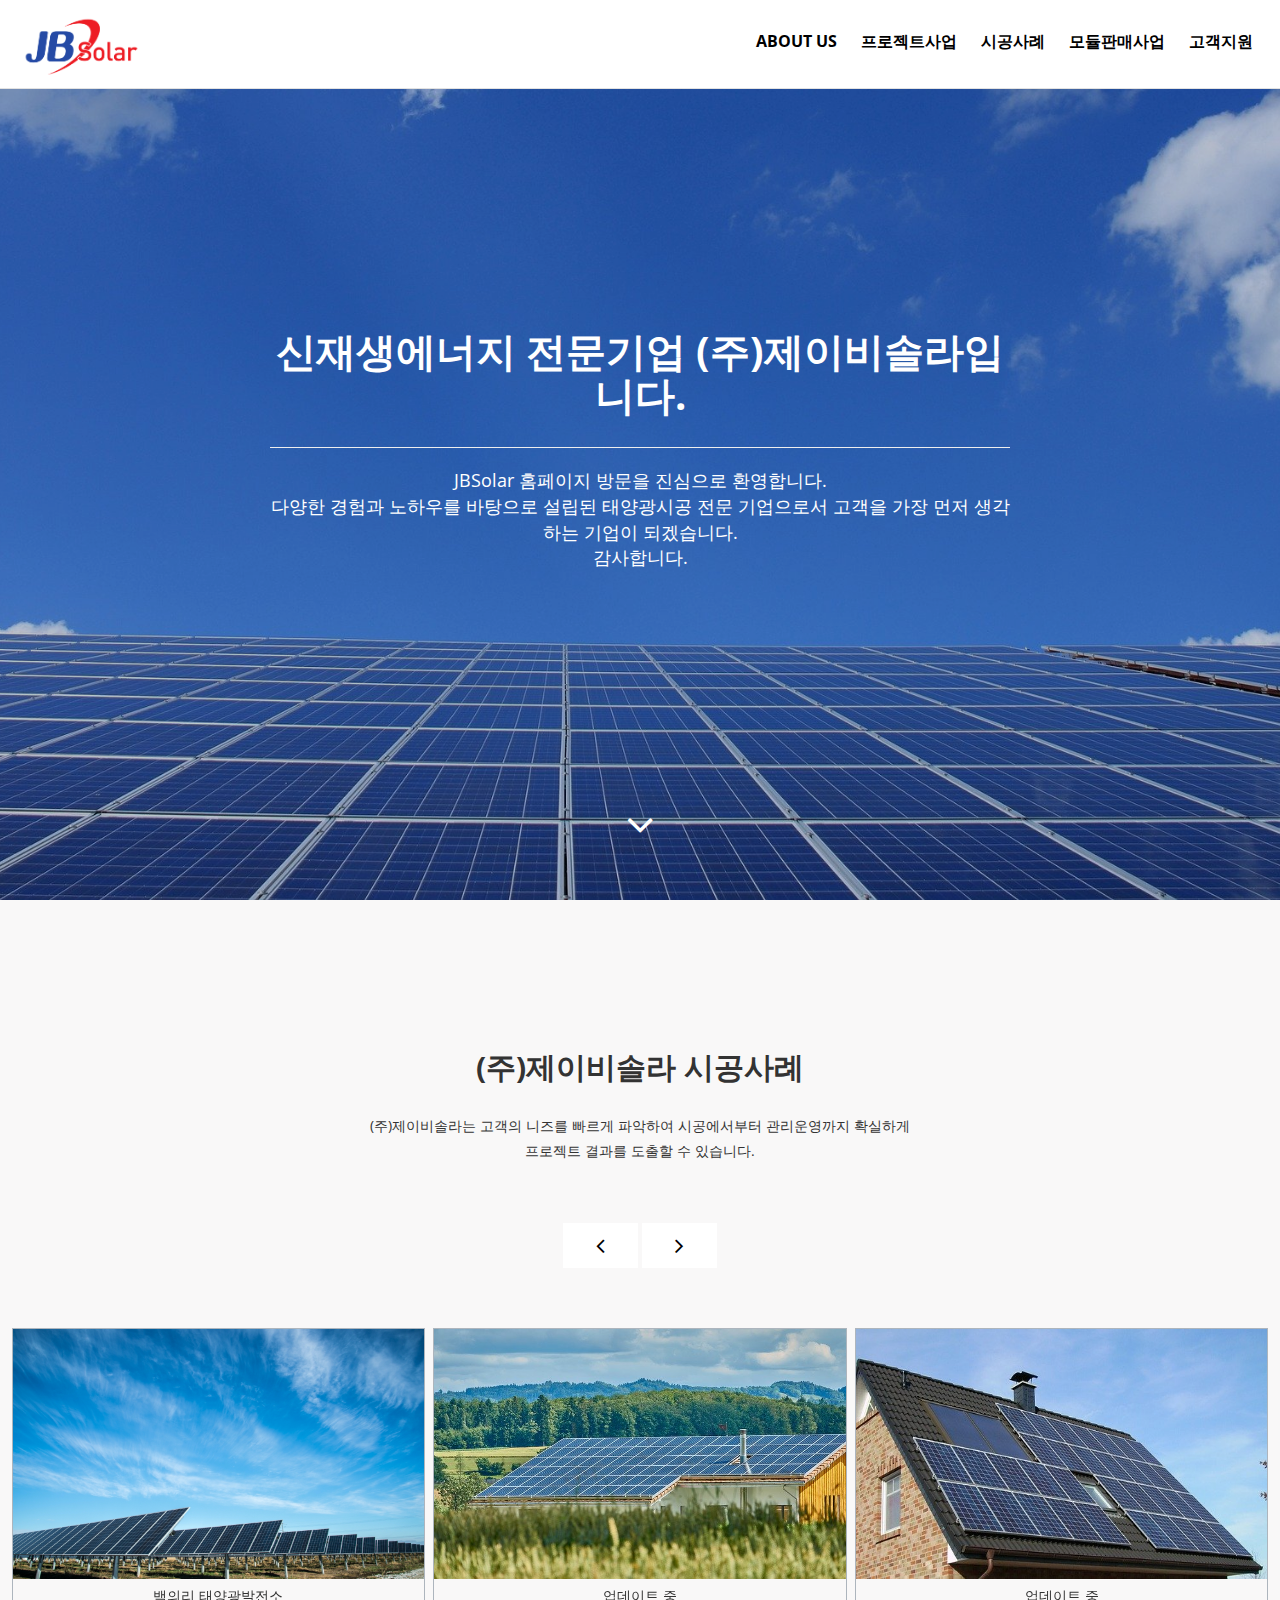
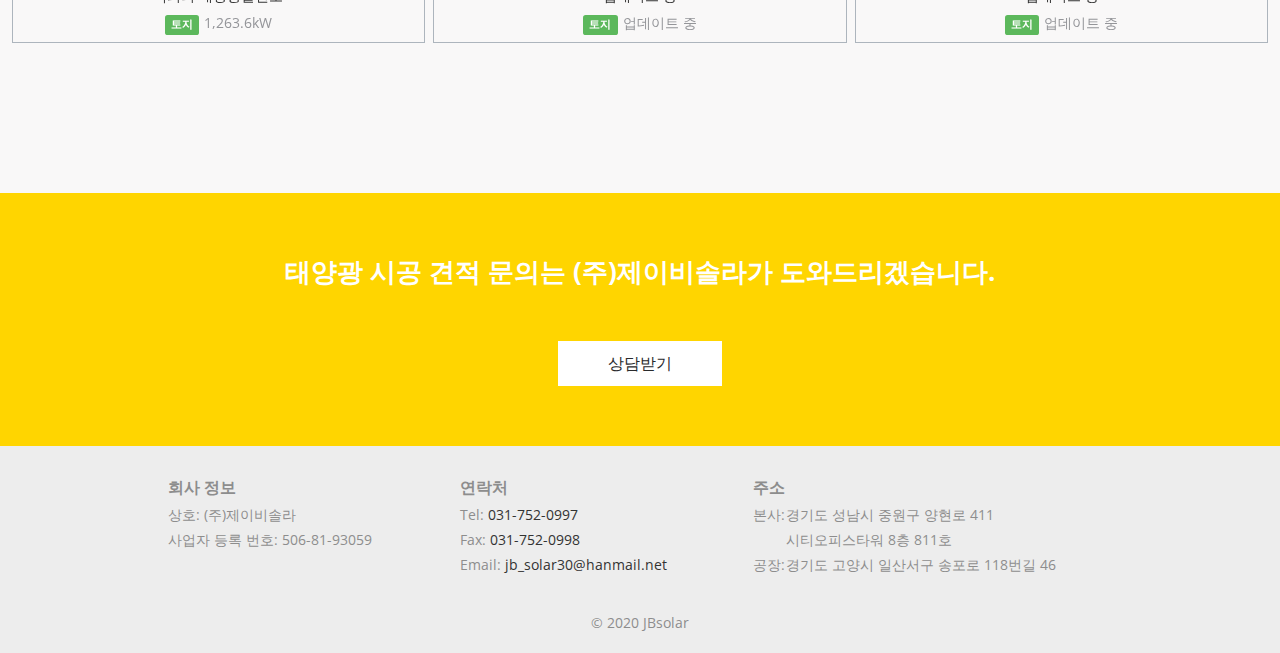
<file: index.html>
<!DOCTYPE html>
<html lang="en">
<head>

    <!-- Basic Page Needs
    ================================================== -->
    <meta http-equiv="Content-Type" content="text/html; charset=utf-8">
    <meta charset="utf-8">
    <meta http-equiv="X-UA-Compatible" content="IE=edge">

    <title>(주)제이비솔라</title>

    <meta name="description" content="(주)제이비솔라는 태양광 회사입니다.">
    <meta name="author" content="Kim Jin Bon">
    <meta name="keywords" content="JBSolar, solar, plant, 제이비솔라, (주)제이비솔라">

    <!-- Mobile Specific Metas
    ================================================== -->
    <meta name="viewport" content="width=device-width, minimum-scale=1.0, maximum-scale=1.0">
    <meta name="apple-mobile-web-app-capable" content="yes">

    <!-- 문서 수집 [ 불가능 ] 링크 수집 [ 불가능 ] -->
    <meta name="robots" content="index,follow">

    <meta property="og:type" content="website"> 
    <meta property="og:title" content="(주)제이비솔라">
    <meta property="og:description" content="(주)제이비솔라는 태양광 회사입니다.">
    <meta property="og:image" content="http://jbsolar.co.kr/assets/img/jbsolar_logo_trans.png">
    <meta property="og:url" content="http://jbsolar.co.kr">

    <!-- Fonts -->
    <link href='https://fonts.googleapis.com/css?family=Open+Sans:400,300,600,700' rel='stylesheet' type='text/css'>
    <link rel="stylesheet" href="https://cdnjs.cloudflare.com/ajax/libs/font-awesome/4.4.0/css/font-awesome.min.css">


    <!-- Stylesheets
    ================================================== -->
    <!-- Bootstrap core CSS -->
    <link href="assets/css/bootstrap.min.css" rel="stylesheet">

    <!-- Custom styles for this template -->
    <link href="assets/css/style.css" rel="stylesheet">
    <link href="assets/css/responsive.css" rel="stylesheet">
    <link href="assets/css/colors.css" rel="stylesheet">

    <!-- HTML5 shim and Respond.js IE8 support of HTML5 elements and media queries -->
    <!--[if lt IE 9]>
    <script src="https://oss.maxcdn.com/libs/html5shiv/3.7.0/html5shiv.js"></script>
    <script src="https://oss.maxcdn.com/libs/respond.js/1.4.2/respond.min.js"></script>
    <![endif]-->

    <link rel="canonical" href="http://jbsolar.co.kr/about-us.html">
</head>
<body>
    <header id="masthead" class="site-header site-page-header">
        <nav id="primary-navigation" class="site-navigation">
            <div class="container-fluid">
                <div class="navbar-header">
                    <a href="index.html">
                        <img src="assets/img/jbsolar_logo_trans.png" style="width:134px;" />
                    </a>
                </div>
                <div class="main-menu" id="perfect-navbar-collapse">
                    <ul class="nav navbar-nav navbar-right main-menu__list">
                        <li><a href="about-us.html" class="page-menu-link">About us</a></li>
                        <li><a href="project.html" class="page-menu-link">프로젝트사업</a></li>
                        <li><a href="portfolio.html" class="page-menu-link">시공사례</a></li>
                        <li><a href="module.html" class="page-menu-link">모듈판매사업</a></li>
                        <li><a href="contact.html" class="page-menu-link">고객지원</a></li>
                    </ul>
                </div>
            </div>
        </nav>
    </header>

    <div class="hero background-overlay">
        <div id="main-page-animation" class="hero-text hero-text__main text-center">
            <h2 style="font-size: 40px;font-weight: bold;">신재생에너지 전문기업 (주)제이비솔라입니다.</h2>
            <hr style="margin:0 auto;padding:10px;"/>
            <p style="font-size: 18px;margin:0 auto;">
                JBSolar 홈페이지 방문을 진심으로 환영합니다.
            </p>
            <p style="font-size: 18px;margin:0 auto;">
                다양한 경험과 노하우를 바탕으로 설립된 태양광시공 전문 기업으로서 고객을 가장 먼저 생각하는 기업이 되겠습니다.
            </p>
            <p style="font-size: 18px;margin:0 auto;">
                감사합니다.
            </p>
        </div>
        <div class="hero-arrow">
            <a class="scrollTo" href="#"><i class="fa fa-angle-down" aria-hidden="true"></i></a>
        </div>
    </div>

    <main id="main" class="site-main">
        <section class="site-section section-works light-gray-bg text-center">

            <div class="container">

                <h2 class="section-title">(주)제이비솔라 시공사례</h2>
                <p class="section-text" style="max-width: 575px">
                (주)제이비솔라는 고객의 니즈를 빠르게 파악하여 시공에서부터 관리운영까지 확실하게<br/>프로젝트 결과를 도출할 수 있습니다.
                </p>

                <div class="multi-item-controls">
                    <a class="left btn carousel-control" href="#threeSlidesSlider" data-slide="next"><i class="fa fa-angle-left" aria-hidden="true"></i></a>
                    <a class="right btn carousel-control" href="#threeSlidesSlider" data-slide="prev"><i class="fa fa-angle-right" aria-hidden="true"></i></a>
                </div><!-- /.multi-item-controls -->

            </div>

			<div class="container-fluid">

				<div class="row">

                    <div class="col-md-12">

                        <div class="carousel three-slides-slider multi-item-carousel slide" id="threeSlidesSlider">
                            <div class="carousel-inner">
                                <div class="item active">
                                    <div class="col-sm-12 col-md-4" style="padding:0 4px;">
                                        <div style="border:1px solid #adb5bd;">
                                            <a class="portfolio-link" href="portfolio-item_1.html">
                                                <div class="portfolio-link__content" style="width:100%">
                                                    <img src="assets/img/solar_panel_baek.jpg" alt="" style="width:100%;height:250px;">
                                                </div>
                                            </a>
                                            <div style="text-align: center;padding:9px 0;">
                                                <h5>백의리 태양광발전소</h5>
                                                <span class="label label-success" style="margin-right:5px;">토지</span><span style="color: #949599;">1,263.6kW</span>
                                            </div>
                                        </div>
                                    </div>
                                </div>
                                <div class="item">
                                    <div class="col-sm-12 col-md-4" style="padding:0 4px;">
                                        <div style="border:1px solid #adb5bd;">
                                            <a class="portfolio-link" href="#">
                                                <div class="portfolio-link__content" style="width:100%">
                                                    <img src="assets/img/solar-panel_2.jpg" alt="" style="width:100%;height:250px;">
                                                </div>
                                            </a>
                                            <div style="text-align: center;padding:9px 0;">
                                                <h5>업데이트 중</h5>
                                                <span class="label label-success" style="margin-right:5px;">토지</span><span style="color: #949599;">업데이트 중</span>
                                            </div>
                                        </div>
                                    </div>
                                </div><!-- /.item -->
                                <div class="item">
                                    <div class="col-sm-12 col-md-4" style="padding:0 4px;">
                                        <div style="border:1px solid #adb5bd;">
                                            <a class="portfolio-link" href="#">
                                                <div class="portfolio-link__content" style="width:100%">
                                                    <img src="assets/img/solar-panel_3.jpg" alt="" style="width:100%;height:250px;">
                                                </div>
                                            </a>
                                            <div style="text-align: center;padding:9px 0;">
                                                <h5>업데이트 중</h5>
                                                <span class="label label-success" style="margin-right:5px;">토지</span><span style="color: #949599;">업데이트 중</span>
                                            </div>
                                        </div>
                                    </div>
                                </div><!-- /.item -->
                            </div><!-- /.carousel-inner -->
                        </div><!-- /.multi-item-carousel -->

                    </div>

                </div>

            </div>
            
        </section><!-- /.section-works -->

        <section class="site-section-small section-work-with-us yellow-bg text-center" style="padding: 60px 0;">
            <div class="container">
                <p class="section-title-small white-text mb-50">태양광 시공 견적 문의는 (주)제이비솔라가 도와드리겠습니다.</p>
                <a class="btn" href="contact.html">상담받기</a>
            </div>
        </section><!-- /.section-work-with-us -->
    </main><!-- /.site-main -->

    <footer id="colophon" class="site-footer">
        <div class="container company-info">
            <div class="row">
                <div class="col-md-1"></div>
                <div class="col-md-3 col-xs-6">
                    <div class="mb-xs-20 p-xs-20">
                        <h4 class="small-title">회사 정보</h4>
                        <p class="mb-0">상호: (주)제이비솔라</p>
                        <p class="mb-0">사업자 등록 번호: 506-81-93059</p>
                    </div>
                </div>
                <div class="col-md-3 col-xs-6">
                    <div class="mb-xs-20 p-xs-20">
                        <h4 class="small-title">연락처</h4>
                        <ul class="list-unstyled">
                            <li>Tel: <a href="tel:0317520997">031-752-0997</a></li>
                            <li>Fax: <a href="tel:0317520998">031-752-0998</a></li>
                            <li>Email: <a href="mailto:jb_solar30@hanmail.net">jb_solar30@hanmail.net</a></li>
                        </ul>
                    </div>
                </div>
                <div class="col-md-4 col-xs-6">
                    <div class="mb-xs-20 p-xs-20">
                        <h4 class="small-title">주소</h4>
                        <ul class="list-unstyled">
                            <li><span style="width: 33px;display: inline-block;">본사:</span>경기도 성남시 중원구 양현로 411</li>
                            <li><span style="width: 33px;display: inline-block;"></span>시티오피스타워 8층 811호</li>
                            <li><span style="width: 33px;display: inline-block;">공장:</span>경기도 고양시 일산서구 송포로 118번길 46</li>
                        </ul>
                    </div>
                </div>
                <div class="col-md-1"></div>
            </div>
        </div>

        <div class="copyright">
            <p>&copy; 2020 JBsolar</p>
        </div>
    </footer>

    <!-- Bootstrap core JavaScript
    ================================================== -->
    <!-- Placed at the end of the document so the pages load faster -->
    <script src="https://ajax.googleapis.com/ajax/libs/jquery/3.1.1/jquery.min.js"></script> 
    <script src="assets/js/bootstrap.min.js"></script>
    <script src="assets/js/jquery.slicknav.min.js"></script>
    <script src="assets/js/slick.min.js"></script>
    <script src="assets/js/touchswipe.min.js"></script>
    <script src="assets/js/skrollr.min.js"></script>
    <script src="assets/js/jquery.countTo.min.js"></script>
    <script src="assets/js/script.js"></script>

</body>
</html>
</file>
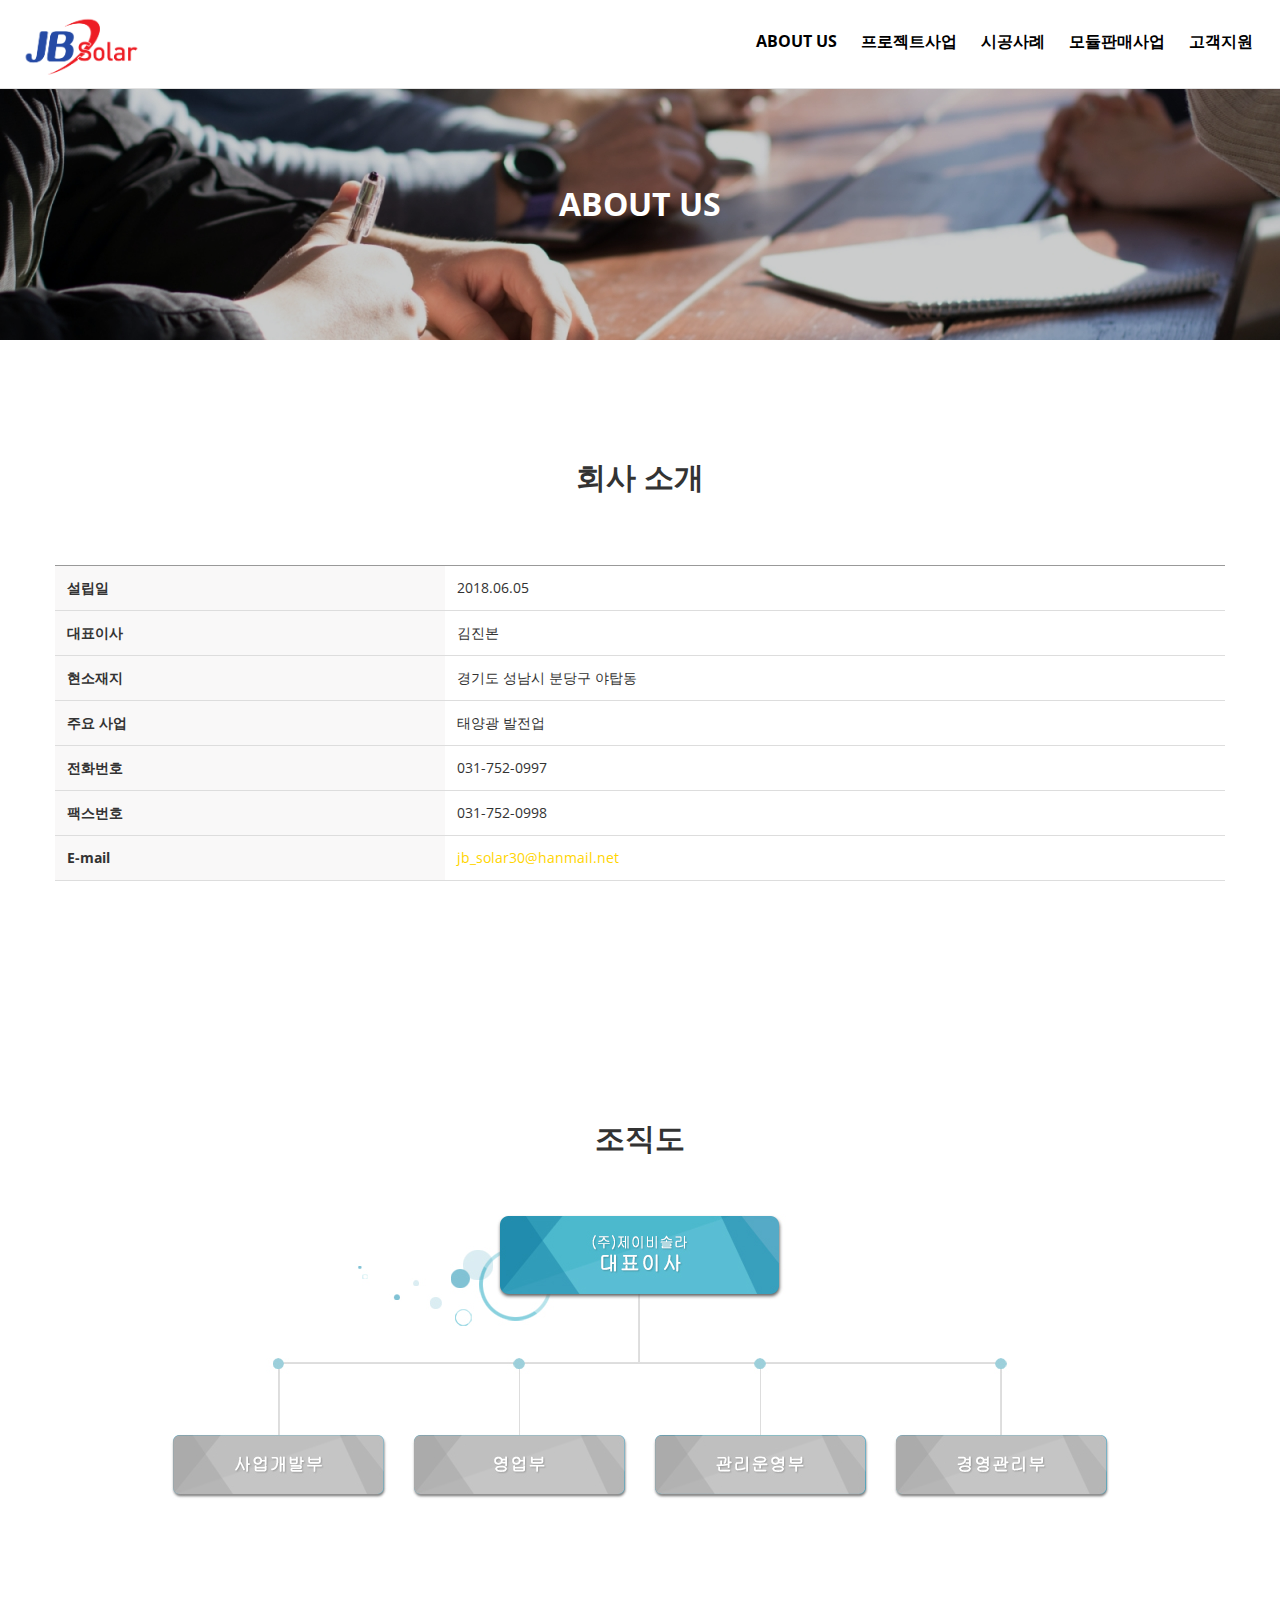
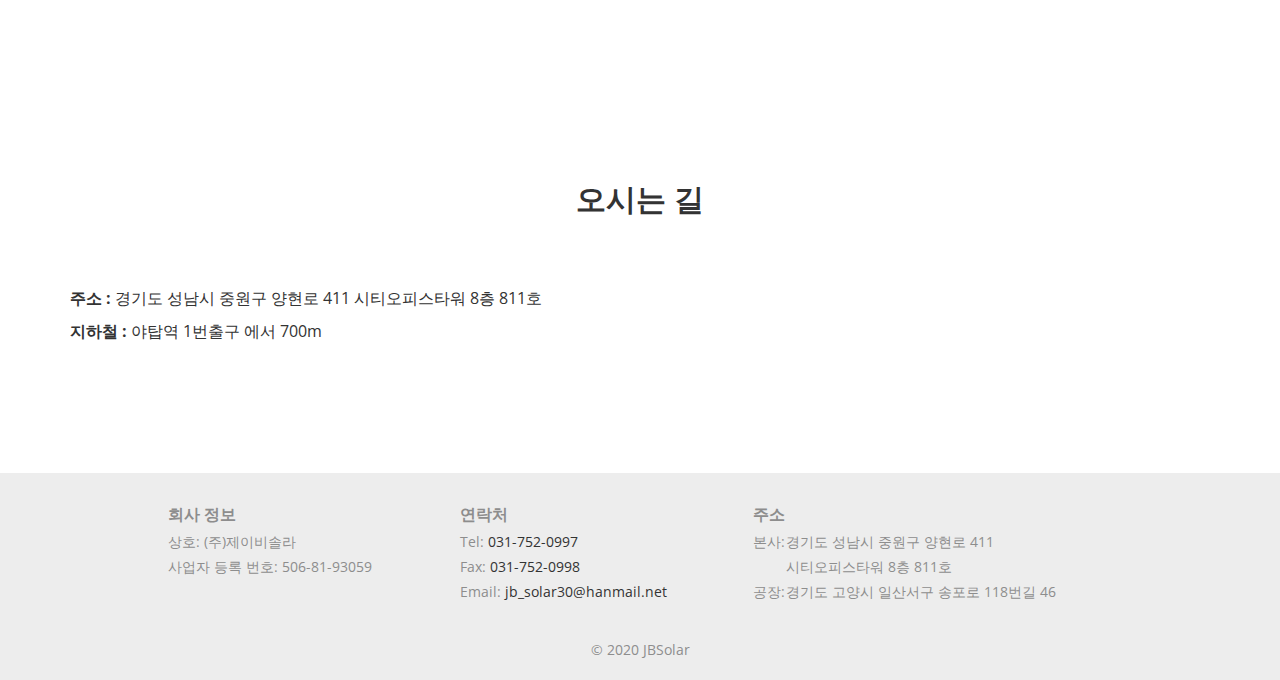
<file: about-us.html>
<!DOCTYPE html>
<html lang="en">
<head>

    <!-- Basic Page Needs
    ================================================== -->
    <meta http-equiv="Content-Type" content="text/html; charset=utf-8">
    <meta charset="utf-8">
    <meta http-equiv="X-UA-Compatible" content="IE=edge">

    <title>About Us | (주)제이비솔라</title>

    <meta name="description" content="(주)제이비솔라의 회사소개 페이지 입니다.">
    <meta name="author" content="Kim Jin Bon">
    <meta name="keywords" content="JBSolar, solar, plant, 제이비솔라, (주)제이비솔라">

    <!-- Mobile Specific Metas
    ================================================== -->
    <meta name="viewport" content="width=device-width, minimum-scale=1.0, maximum-scale=1.0">
    <meta name="apple-mobile-web-app-capable" content="yes">

    <!-- 문서 수집 [ 불가능 ] 링크 수집 [ 불가능 ] -->
    <meta name="robots" content="index,follow">

    <meta property="og:type" content="website"> 
    <meta property="og:title" content="About Us | (주)제이비솔라">
    <meta property="og:description" content="(주)제이비솔라의 회사소개 페이지 입니다.">
    <meta property="og:image" content="http://jbsolar.co.kr/assets/img/jbsolar_logo_trans.png">
    <meta property="og:url" content="http://jbsolar.co.kr">

    <!-- Fonts -->
    <link href='http://fonts.googleapis.com/css?family=Open+Sans:400,300,600,700' rel='stylesheet' type='text/css'>
    <link rel="stylesheet" href="http://cdnjs.cloudflare.com/ajax/libs/font-awesome/4.4.0/css/font-awesome.min.css">

    <!-- Stylesheets
    ================================================== -->
    <!-- Bootstrap core CSS -->
    <link href="assets/css/bootstrap.min.css" rel="stylesheet">    

    <!-- Custom styles for this template -->
    <link href="assets/css/style.css" rel="stylesheet">
    <link href="assets/css/responsive.css" rel="stylesheet">
    <link href="assets/css/colors.css" rel="stylesheet">

    <!-- HTML5 shim and Respond.js IE8 support of HTML5 elements and media queries -->
    <!--[if lt IE 9]>
    <script src="https://oss.maxcdn.com/libs/html5shiv/3.7.0/html5shiv.js"></script>
    <script src="https://oss.maxcdn.com/libs/respond.js/1.4.2/respond.min.js"></script>
    <![endif]-->

    <link rel="canonical" href="http://jbsolar.co.kr/about-us.html">
</head>
<body>
    <header id="masthead" class="site-header site-page-header">
        <nav id="primary-navigation" class="site-navigation">
            <div class="container-fluid">
                <div class="navbar-header">
                    <a href="index.html">
                        <img src="assets/img/jbsolar_logo_trans.png" style="width:134px;" />
                    </a>
                </div>
                <div class="main-menu" id="perfect-navbar-collapse">
                    <ul class="nav navbar-nav navbar-right main-menu__list">
                        <li><a href="about-us.html" class="page-menu-link">About us</a></li>
                        <li><a href="project.html" class="page-menu-link">프로젝트사업</a></li>
                        <li><a href="portfolio.html" class="page-menu-link">시공사례</a></li>
                        <li><a href="module.html" class="page-menu-link">모듈판매사업</a></li>
                        <li><a href="contact.html" class="page-menu-link">고객지원</a></li>
                    </ul>
                </div>
            </div>
        </nav>
    </header>

    <div class="hero hero-max-720 hero-about-us background-overlay">
        <div class="hero-text">
            <h1 class="white-text" style="padding-top:68px;">ABOUT US</h1>
        </div>
    </div>

    <main id="main" class="site-main">
        <section class="site-section-small">
            <div class="container company-history-container">
                <div class="text-center" style="padding-bottom:42px;">
                    <h3 class="section-title">회사 소개</h3>
                </div>
                <div class="row">
                    <div class="container company-history">
                        <div class="row company-history__top-row">
                            <div class="col-sm-4 light-gray-bg company-history__row__column company-history__row__column-title">설립일</div>
                            <div class="col-sm-8 company-history__row__column">2018.06.05</div>
                        </div>
                        <div class="row company-history__row">
                            <div class="col-sm-4 light-gray-bg company-history__row__column company-history__row__column-title">대표이사</div>
                            <div class="col-sm-8 company-history__row__column">김진본</div>
                        </div>
                        <div class="row company-history__row">
                            <div class="col-sm-4 light-gray-bg company-history__row__column company-history__row__column-title">현소재지</div>
                            <div class="col-sm-8 company-history__row__column">경기도 성남시 분당구 야탑동</div>
                        </div>
                        <div class="row company-history__row">
                            <div class="col-sm-4 light-gray-bg company-history__row__column company-history__row__column-title">주요 사업</div>
                            <div class="col-sm-8 company-history__row__column">태양광 발전업</div>
                        </div>
                        <div class="row company-history__row">
                            <div class="col-sm-4 light-gray-bg company-history__row__column company-history__row__column-title">전화번호</div>
                            <div class="col-sm-8 company-history__row__column">031-752-0997</div>
                        </div>
                        <div class="row company-history__row">
                            <div class="col-sm-4 light-gray-bg company-history__row__column company-history__row__column-title">팩스번호</div>
                            <div class="col-sm-8 company-history__row__column">031-752-0998</div>
                        </div>
                        <div class="row company-history__row">
                            <div class="col-sm-4 light-gray-bg company-history__row__column company-history__row__column-title">E-mail</div>
                            <div class="col-sm-8 company-history__row__column"><a href="mailto:jb_solar30@hanmail.net">jb_solar30@hanmail.net</a></div>
                        </div>
                    </div>
                </div>
            </div>
        </section>

        <section class="site-section-small section-who-we-are">
            <div class="container company-history-container">
                <div class="text-center" style="padding-bottom:42px;">
                    <h3 class="section-title" style="padding-bottom: 60px">조직도</h3>
                    <div>
                        <img src="assets/img/company.jpeg" class="about__company">
                    </div>
                </div>
            </div>
        </section><!-- /.section-who-we-are -->

        <section class="site-section-small section-who-we-are">
            <div class="container about__address">
                <div class="text-center" style="padding-bottom:42px;">
                    <h3 class="section-title">오시는 길</h3>
                </div>
                <div>
                    <p style="font-size: 16px;"><span style="font-weight: bold;">주소 :</span> 경기도 성남시 중원구 양현로 411 시티오피스타워 8층 811호</p>
                    <p style="font-size: 16px;"><span style="font-weight: bold;">지하철 :</span> 야탑역 1번출구 에서 700m</p>
                    <!-- <a href="http://naver.me/GhvqzJaL" target="_blank">
                        <img src="assets/img/jbsolar_map_detail.png" style="width: 100%;">
                    </a> -->
                    <!-- * 카카오맵 - 지도퍼가기 -->
                    <!-- 1. 지도 노드 -->
                    <div id="daumRoughmapContainer1581820331561" class="root_daum_roughmap root_daum_roughmap_landing"></div>

                    <!--
                        2. 설치 스크립트
                        * 지도 퍼가기 서비스를 2개 이상 넣을 경우, 설치 스크립트는 하나만 삽입합니다.
                    -->
                    <script charset="UTF-8" class="daum_roughmap_loader_script" src="https://ssl.daumcdn.net/dmaps/map_js_init/roughmapLoader.js"></script>

                    <!-- 3. 실행 스크립트 -->
                    <script charset="UTF-8">
                        new daum.roughmap.Lander({
                            "timestamp" : "1581820331561",
                            "key" : "x3ae",
                            "mapHeight" : "540"
                        }).render();
                    </script>
                </div>
            </div>
        </section>
    </main><!-- /.site-main -->

    <footer id="colophon" class="site-footer">
        <div class="container company-info">
            <div class="row">
                <div class="col-md-1"></div>
                <div class="col-md-3 col-xs-6">
                    <div class="mb-xs-20 p-xs-20">
                        <h4 class="small-title">회사 정보</h4>
                        <p class="mb-0">상호: (주)제이비솔라</p>
                        <p class="mb-0">사업자 등록 번호: 506-81-93059</p>
                    </div>
                </div>
                <div class="col-md-3 col-xs-6">
                    <div class="mb-xs-20 p-xs-20">
                        <h4 class="small-title">연락처</h4>
                        <ul class="list-unstyled">
                            <li>Tel: <a href="tel:0317520997">031-752-0997</a></li>
                            <li>Fax: <a href="tel:0317520998">031-752-0998</a></li>
                            <li>Email: <a href="mailto:jb_solar30@hanmail.net">jb_solar30@hanmail.net</a></li>
                        </ul>
                    </div>
                </div>
                <div class="col-md-4 col-xs-6">
                    <div class="mb-xs-20 p-xs-20">
                        <h4 class="small-title">주소</h4>
                        <ul class="list-unstyled">
                            <li><span style="width: 33px;display: inline-block;">본사:</span>경기도 성남시 중원구 양현로 411</li>
                            <li><span style="width: 33px;display: inline-block;"></span>시티오피스타워 8층 811호</li>
                            <li><span style="width: 33px;display: inline-block;">공장:</span>경기도 고양시 일산서구 송포로 118번길 46</li>
                        </ul>
                    </div>
                </div>
                <div class="col-md-1"></div>
            </div>
        </div>

        <div class="copyright">
            <p>&copy; 2020 JBSolar</p>
        </div>
    </footer>

    <!-- Bootstrap core JavaScript
    ================================================== -->
    <!-- Placed at the end of the document so the pages load faster -->
    <script src="https://ajax.googleapis.com/ajax/libs/jquery/3.1.1/jquery.min.js"></script> 
    <script src="assets/js/bootstrap.min.js"></script>
    <script src="assets/js/jquery.slicknav.min.js"></script>
    <script src="assets/js/slick.min.js"></script>
    <script src="assets/js/touchswipe.min.js"></script>
    <script src="assets/js/skrollr.min.js"></script>
    <script src="assets/js/jquery.countTo.min.js"></script>
    <script src="assets/js/script.js"></script>

</body>
</html>
</file>
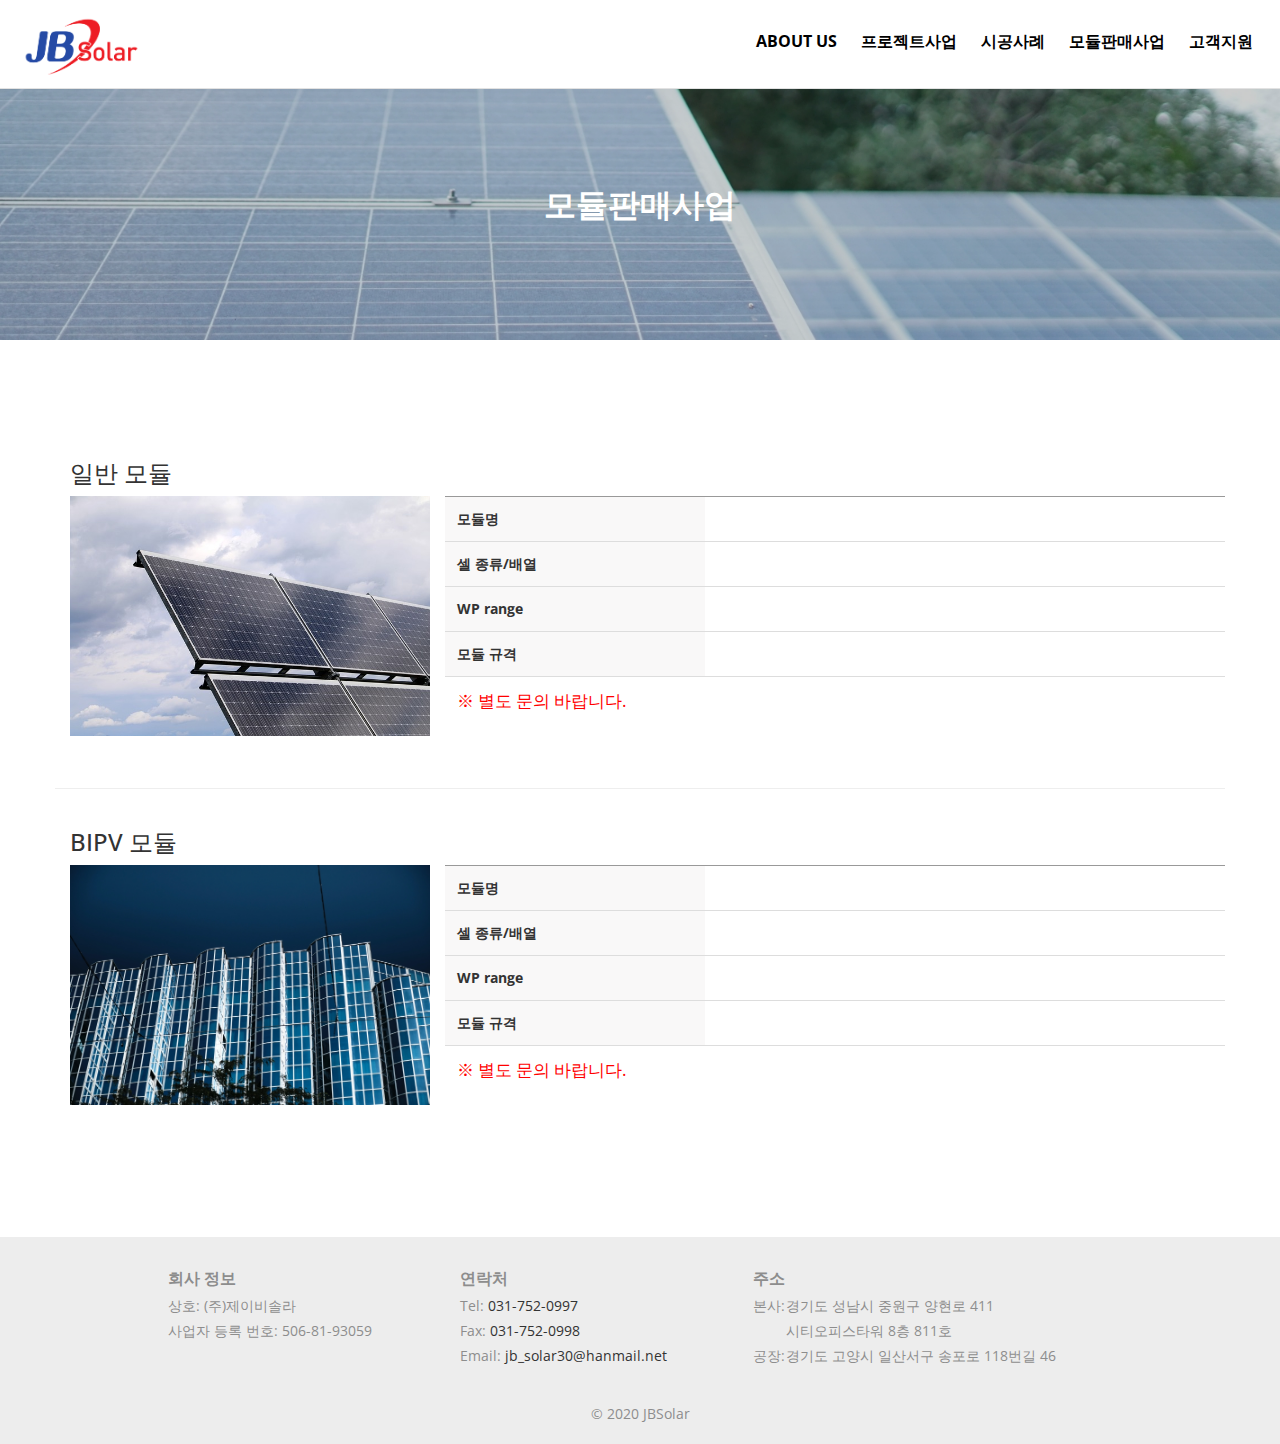
<file: module.html>
<!DOCTYPE html>
<html lang="en">
<head>

    <!-- Basic Page Needs
    ================================================== -->
    <meta http-equiv="Content-Type" content="text/html; charset=utf-8">
    <meta charset="utf-8">
    <meta http-equiv="X-UA-Compatible" content="IE=edge">

    <title>모듈판매사업 | (주)제이비솔라</title>

    <meta name="description" content="(주)제이비솔라의 모듈판매사업 소개 페이지 입니다.">
    <meta name="author" content="Kim Jin Bon">
    <meta name="keywords" content="JBSolar, solar, plant, 제이비솔라, (주)제이비솔라">

    <!-- Mobile Specific Metas
    ================================================== -->
    <meta name="viewport" content="width=device-width, minimum-scale=1.0, maximum-scale=1.0">
    <meta name="apple-mobile-web-app-capable" content="yes">

    <!-- 문서 수집 [ 불가능 ] 링크 수집 [ 불가능 ] -->
    <meta name="robots" content="index,follow">

    <meta property="og:type" content="website"> 
    <meta property="og:title" content="모듈판매사업 | (주)제이비솔라">
    <meta property="og:description" content="(주)제이비솔라의 모듈판매사업 소개 페이지 입니다.">
    <meta property="og:image" content="http://jbsolar.co.kr/assets/img/jbsolar_logo_trans.png">
    <meta property="og:url" content="http://jbsolar.co.kr">

    <!-- Fonts -->
    <link href='http://fonts.googleapis.com/css?family=Open+Sans:400,300,600,700' rel='stylesheet' type='text/css'>
    <link rel="stylesheet" href="http://cdnjs.cloudflare.com/ajax/libs/font-awesome/4.4.0/css/font-awesome.min.css">

    <!-- Stylesheets
    ================================================== -->
    <!-- Bootstrap core CSS -->
    <link href="assets/css/bootstrap.min.css" rel="stylesheet">    

    <!-- Custom styles for this template -->
    <link href="assets/css/style.css" rel="stylesheet">
    <link href="assets/css/responsive.css" rel="stylesheet">
    <link href="assets/css/colors.css" rel="stylesheet">

    <!-- HTML5 shim and Respond.js IE8 support of HTML5 elements and media queries -->
    <!--[if lt IE 9]>
    <script src="https://oss.maxcdn.com/libs/html5shiv/3.7.0/html5shiv.js"></script>
    <script src="https://oss.maxcdn.com/libs/respond.js/1.4.2/respond.min.js"></script>
    <![endif]-->

    <link rel="canonical" href="http://jbsolar.co.kr/about-us.html">
</head>
<body>
    <header id="masthead" class="site-header site-page-header">
        <nav id="primary-navigation" class="site-navigation">
            <div class="container-fluid">
                <div class="navbar-header">
                    <a href="index.html">
                        <img src="assets/img/jbsolar_logo_trans.png" style="width:134px;" />
                    </a>
                </div>
                <div class="main-menu" id="perfect-navbar-collapse">
                    <ul class="nav navbar-nav navbar-right main-menu__list">
                        <li><a href="about-us.html" class="page-menu-link">About us</a></li>
                        <li><a href="project.html" class="page-menu-link">프로젝트사업</a></li>
                        <li><a href="portfolio.html" class="page-menu-link">시공사례</a></li>
                        <li><a href="module.html" class="page-menu-link">모듈판매사업</a></li>
                        <li><a href="contact.html" class="page-menu-link">고객지원</a></li>
                    </ul>
                </div>
            </div>
        </nav>
    </header>

    <div class="hero hero-max-720 hero-module background-overlay">
        <div class="hero-text">
            <h1 class="white-text" style="padding-top:68px;">모듈판매사업</h1>
        </div>
    </div>

    <main id="main" class="site-main">
        <section class="site-section-small">
            <div class="container">
                <div class="row">
                    <div class="col-sm-12">
                        <h3>일반 모듈</h3>
                    </div>
                    <div class="col-sm-4" style="margin-bottom: 12px;">
                        <img src="assets/img/common_module.jpg" style="width:100%;">
                    </div>
                    <div class="col-sm-8" style="margin-bottom: 12px;">
                        <div class="module-info">
                            <div class="row module-info__top-row">
                                <div class="col-sm-4 light-gray-bg module-info__row__column module-info__row__column-title">모듈명</div>
                                <div class="col-sm-8 module-info__row__column"></div>
                            </div>
                            <div class="row module-info__row">
                                <div class="col-sm-4 light-gray-bg module-info__row__column module-info__row__column-title">셀 종류/배열</div>
                                <div class="col-sm-8 module-info__row__column"></div>
                            </div>
                            <div class="row module-info__row">
                                <div class="col-sm-4 light-gray-bg module-info__row__column module-info__row__column-title">WP range</div>
                                <div class="col-sm-8 module-info__row__column"></div>
                            </div>
                            <div class="row module-info__row">
                                <div class="col-sm-4 light-gray-bg module-info__row__column module-info__row__column-title">모듈 규격</div>
                                <div class="col-sm-8 module-info__row__column"></div>
                            </div>
                            <div class="row">
                                <div class="col-sm-12 module-info__row__column" style="font-size: 17px; color:red;">※ 별도 문의 바랍니다.</div>
                            </div>
                        </div>
                    </div>
                </div>
                <div class="row">
                    <hr style="margin: 40px 0;"/>
                </div>
                <div class="row">
                    <div class="col-sm-12">
                        <h3>BIPV 모듈</h3>
                    </div>
                    <div class="col-sm-4" style="margin-bottom: 12px;">
                        <img src="assets/img/bipv_module.jpg" style="width:100%;">
                    </div>
                    <div class="col-sm-8" style="margin-bottom: 12px;">
                        <div class="module-info">
                            <div class="row module-info__top-row">
                                <div class="col-sm-4 light-gray-bg module-info__row__column module-info__row__column-title">모듈명</div>
                                <div class="col-sm-8 module-info__row__column"></div>
                            </div>
                            <div class="row module-info__row">
                                <div class="col-sm-4 light-gray-bg module-info__row__column module-info__row__column-title">셀 종류/배열</div>
                                <div class="col-sm-8 module-info__row__column"></div>
                            </div>
                            <div class="row module-info__row">
                                <div class="col-sm-4 light-gray-bg module-info__row__column module-info__row__column-title">WP range</div>
                                <div class="col-sm-8 module-info__row__column"></div>
                            </div>
                            <div class="row module-info__row">
                                <div class="col-sm-4 light-gray-bg module-info__row__column module-info__row__column-title">모듈 규격</div>
                                <div class="col-sm-8 module-info__row__column"></div>
                            </div>
                            <div class="row">
                                <div class="col-sm-12 module-info__row__column" style="font-size: 17px; color:red;">※ 별도 문의 바랍니다.</div>
                            </div>
                        </div>
                    </div>
                </div>
            </div>
        </section class="site-section-small">
    </main>

    <footer id="colophon" class="site-footer">
        <div class="container company-info">
            <div class="row">
                <div class="col-md-1"></div>
                <div class="col-md-3 col-xs-6">
                    <div class="mb-xs-20 p-xs-20">
                        <h4 class="small-title">회사 정보</h4>
                        <p class="mb-0">상호: (주)제이비솔라</p>
                        <p class="mb-0">사업자 등록 번호: 506-81-93059</p>
                    </div>
                </div>
                <div class="col-md-3 col-xs-6">
                    <div class="mb-xs-20 p-xs-20">
                        <h4 class="small-title">연락처</h4>
                        <ul class="list-unstyled">
                            <li>Tel: <a href="tel:0317520997">031-752-0997</a></li>
                            <li>Fax: <a href="tel:0317520998">031-752-0998</a></li>
                            <li>Email: <a href="mailto:jb_solar30@hanmail.net">jb_solar30@hanmail.net</a></li>
                        </ul>
                    </div>
                </div>
                <div class="col-md-4 col-xs-6">
                    <div class="mb-xs-20 p-xs-20">
                        <h4 class="small-title">주소</h4>
                        <ul class="list-unstyled">
                            <li><span style="width: 33px;display: inline-block;">본사:</span>경기도 성남시 중원구 양현로 411</li>
                            <li><span style="width: 33px;display: inline-block;"></span>시티오피스타워 8층 811호</li>
                            <li><span style="width: 33px;display: inline-block;">공장:</span>경기도 고양시 일산서구 송포로 118번길 46</li>
                        </ul>
                    </div>
                </div>
                <div class="col-md-1"></div>
            </div>
        </div>

        <div class="copyright">
            <p>&copy; 2020 JBSolar</p>
        </div>
    </footer>

    <!-- Bootstrap core JavaScript
    ================================================== -->
    <!-- Placed at the end of the document so the pages load faster -->
    <script src="https://ajax.googleapis.com/ajax/libs/jquery/3.1.1/jquery.min.js"></script> 
    <script src="assets/js/bootstrap.min.js"></script>
    <script src="assets/js/jquery.slicknav.min.js"></script>
    <script src="assets/js/slick.min.js"></script>
    <script src="assets/js/touchswipe.min.js"></script>
    <script src="assets/js/skrollr.min.js"></script>
    <script src="assets/js/jquery.countTo.min.js"></script>
    <script src="assets/js/script.js"></script>

</body>
</html>
</file>
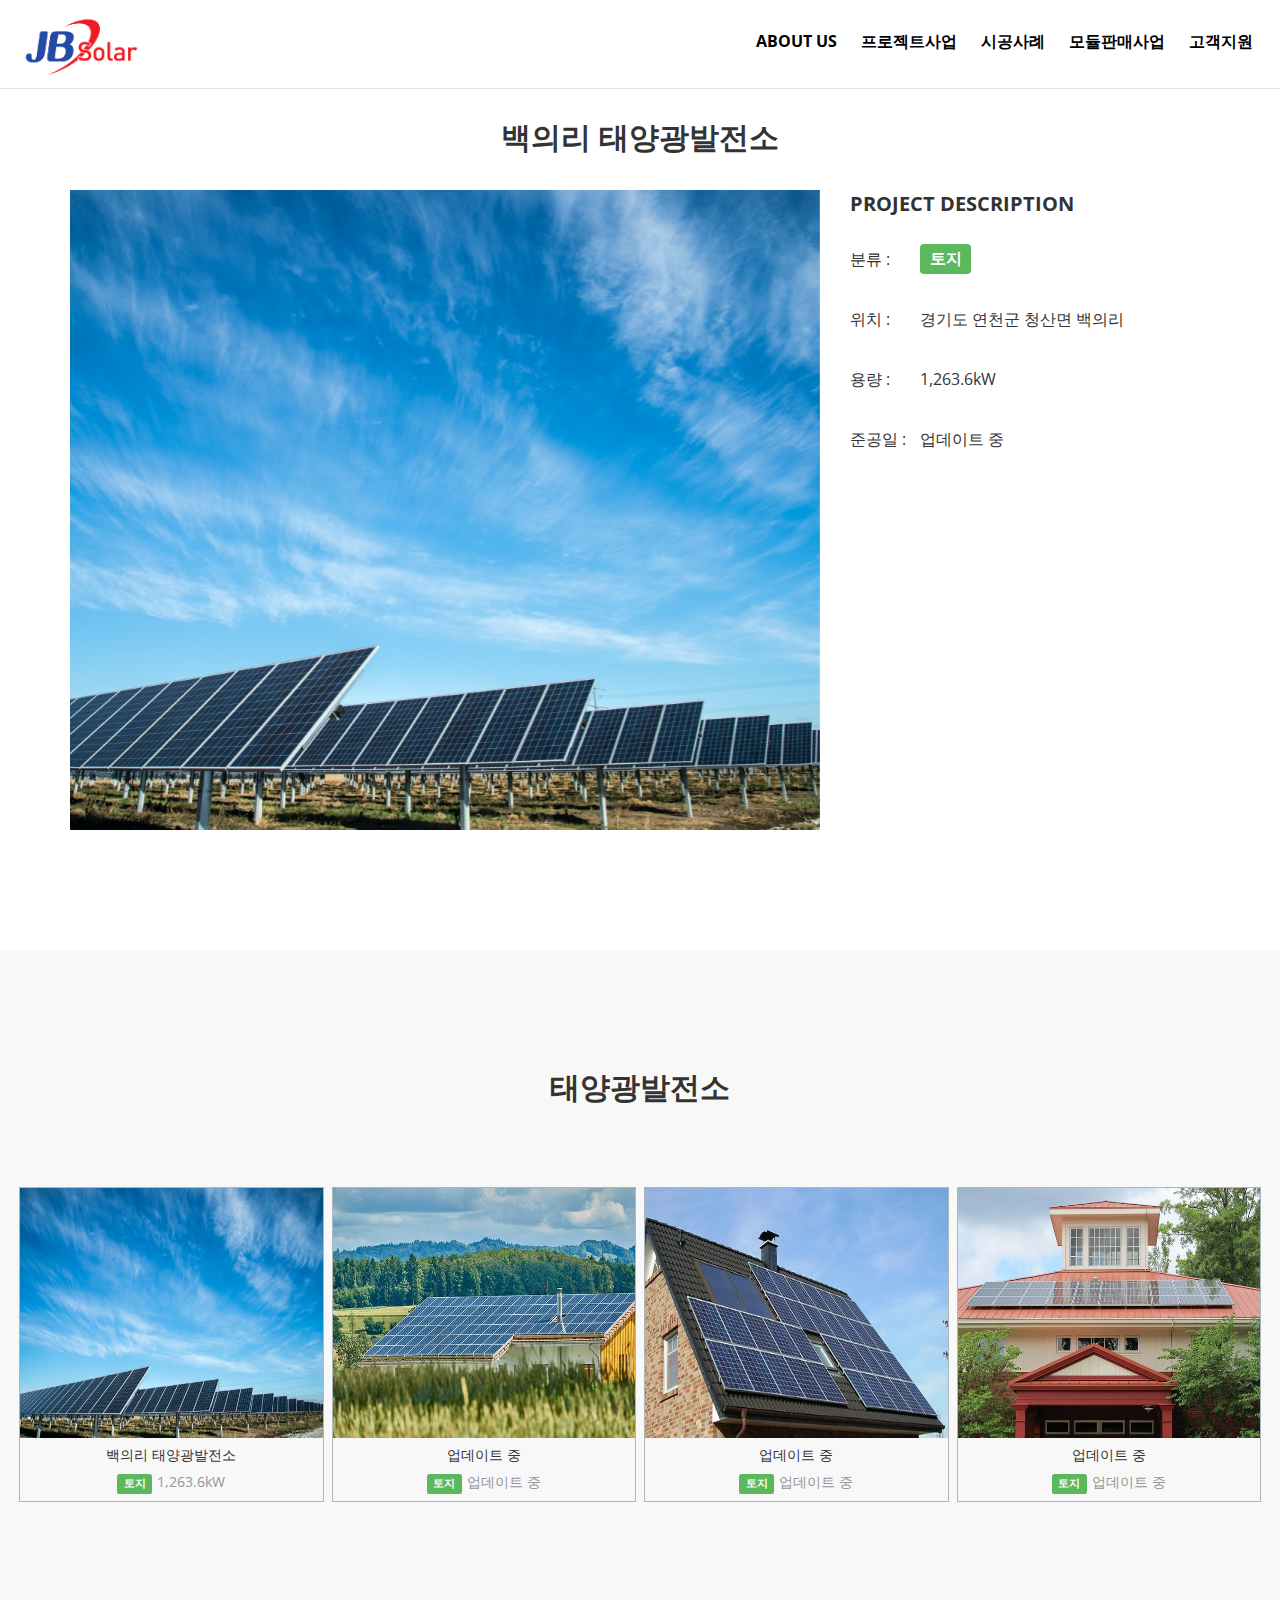
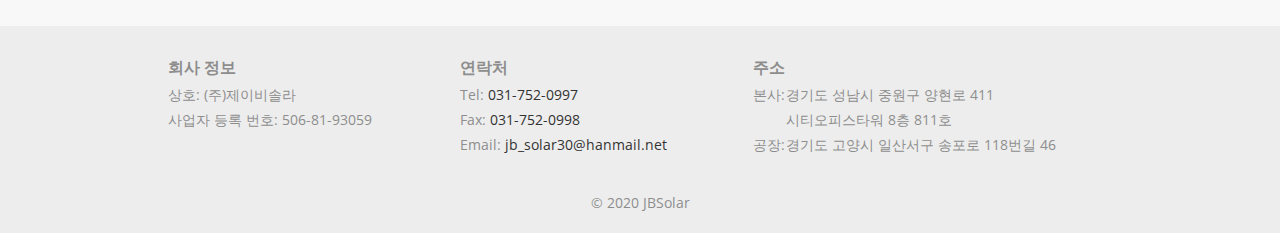
<file: portfolio-item_1.html>
<!DOCTYPE html>
<html lang="en">
<head>

    <!-- Basic Page Needs
    ================================================== -->
    <meta http-equiv="Content-Type" content="text/html; charset=utf-8">
    <meta charset="utf-8">
    <meta http-equiv="X-UA-Compatible" content="IE=edge">

    <title>백의리 태양광발전소 | (주)제이비솔라</title>

    <meta name="description" content="(주)제이비솔라의 백의리 태양광발전소 소개 페이지 입니다.">
    <meta name="author" content="Kim Jin Bon">
    <meta name="keywords" content="JBSolar, solar, plant, 제이비솔라, (주)제이비솔라">

    <!-- Mobile Specific Metas
    ================================================== -->
    <meta name="viewport" content="width=device-width, minimum-scale=1.0, maximum-scale=1.0">
    <meta name="apple-mobile-web-app-capable" content="yes">

    <!-- 문서 수집 [ 불가능 ] 링크 수집 [ 불가능 ] -->
    <meta name="robots" content="index,follow">

    <meta property="og:type" content="website"> 
    <meta property="og:title" content="백의리 태양광발전소 | (주)제이비솔라">
    <meta property="og:description" content="(주)제이비솔라의 백의리 태양광발전소 소개 페이지 입니다.">
    <meta property="og:image" content="http://jbsolar.co.kr/assets/img/jbsolar_logo_trans.png">
    <meta property="og:url" content="http://jbsolar.co.kr">

    <!-- Fonts -->
    <link href='http://fonts.googleapis.com/css?family=Open+Sans:400,300,600,700' rel='stylesheet' type='text/css'>
    <link rel="stylesheet" href="http://cdnjs.cloudflare.com/ajax/libs/font-awesome/4.4.0/css/font-awesome.min.css">

    <!-- Stylesheets
    ================================================== -->
    <!-- Bootstrap core CSS -->
    <link href="assets/css/bootstrap.min.css" rel="stylesheet">

    <!-- Custom styles for this template -->
    <link href="assets/css/style.css" rel="stylesheet">
    <link href="assets/css/responsive.css" rel="stylesheet">
    <link href="assets/css/colors.css" rel="stylesheet">

    <!-- HTML5 shim and Respond.js IE8 support of HTML5 elements and media queries -->
    <!--[if lt IE 9]>
    <script src="https://oss.maxcdn.com/libs/html5shiv/3.7.0/html5shiv.js"></script>
    <script src="https://oss.maxcdn.com/libs/respond.js/1.4.2/respond.min.js"></script>
    <![endif]-->

    <link rel="canonical" href="http://jbsolar.co.kr/about-us.html">
</head>
<body>
    <header id="masthead" class="site-header site-page-header">
        <nav id="primary-navigation" class="site-navigation">
            <div class="container-fluid">
                <div class="navbar-header">
                    <a href="index.html">
                        <img src="assets/img/jbsolar_logo_trans.png" style="width:134px;" />
                    </a>
                </div>
                <div class="main-menu" id="perfect-navbar-collapse">
                    <ul class="nav navbar-nav navbar-right main-menu__list">
                        <li><a href="about-us.html" class="page-menu-link">About us</a></li>
                        <li><a href="project.html" class="page-menu-link">프로젝트사업</a></li>
                        <li><a href="portfolio.html" class="page-menu-link">시공사례</a></li>
                        <li><a href="module.html" class="page-menu-link">모듈판매사업</a></li>
                        <li><a href="contact.html" class="page-menu-link">고객지원</a></li>
                    </ul>
                </div>
            </div>
        </nav>
    </header>

    <main id="main" class="site-main">

        <section class="site-section-small section-portfolio-item">

            <div class="container">

                <div style="margin-bottom: 37px;">
                    <h2 class="text-center" style="font-weight: bold;">백의리 태양광발전소</h2>
                </div>

                <div class="row">

                    <div class="col-md-8">
                        <div id="PortfolioItemSlider">                
                            <img class="img-carousel" src="assets/img/solar_panel_baek.jpg" alt="">
                        </div><!-- /#PortfolioItemSlider -->   
                    </div>

                    <div class="col-md-4">

                        <p class="small-title mb-30">Project Description</p>

                        <ul class="list-unstyled portfolio-date-cat-cl pull-left">
                            <li><p class="mb-30 project-detail">분류 :</p></li>
                            <li><p class="mb-30 project-detail">위치 :</p></li>
                            <li><p class="mb-30 project-detail">용량 :</p></li>
                            <li><p class="mb-30 project-detail">준공일 :</p></li>
                        </ul>

                        <ul class="list-unstyled portfolio-date-cat-cl mb-30 project-detail__content">
                            <li><p class="mb-30 project-detail"><span class="label label-success" style="font-size: 16px;">토지</span></p></li>
                            <li><p class="mb-30 project-detail">경기도 연천군 청산면 백의리</p></li>
                            <li><p class="mb-30 project-detail">1,263.6kW</p></li>
                            <li><p class="mb-30 project-detail">업데이트 중</p></li>
                        </ul>
                    </div>
                    
                </div>
                
            </div>
            
        </section><!-- /.section-portfolio-item -->

        <section class="site-section-small portfolio light-gray-bg">

            <div class="container">
                <h2 class="section-title text-center pb-80">태양광발전소</h2>
            </div>

            <div class="container-fluid">
            	<div class="row" style="margin:0;">
                    <div class="col-xs-12 col-sm-6 col-md-3" style="padding:4px;">
                        <div style="border:1px solid #adb5bd;">
                            <a class="portfolio-link" href="portfolio-item_1.html">
                                <div class="portfolio-link__content" style="width:100%">
                                    <img src="assets/img/solar_panel_baek.jpg" alt="" style="width:100%;height:250px;">
                                </div>
                            </a>
                            <div style="text-align: center;padding:9px 0;">
                                <h5>백의리 태양광발전소</h5>
                                <span class="label label-success" style="margin-right:5px;">토지</span><span style="color: #949599;">1,263.6kW</span>
                            </div>
                        </div><!-- /.col-lg-fifth  -->
                    </div>
                    <div class="col-xs-12 col-sm-6 col-md-3" style="padding:4px;">
                        <div style="border:1px solid #adb5bd;">
                            <a class="portfolio-link" href="#">
                                <div class="portfolio-link__content" style="width:100%">
                                    <img src="assets/img/solar-panel_2.jpg" alt="" style="width:100%;height:250px;">
                                </div>
                            </a>
                            <div style="text-align: center;padding:9px 0;">
                                <h5>업데이트 중</h5>
                                <span class="label label-success" style="margin-right:5px;">토지</span><span style="color: #949599;">업데이트 중</span>
                            </div>
                        </div>
                    </div><!-- /.col-lg-fifth  -->
                    <div class="col-xs-12 col-sm-6 col-md-3" style="padding:4px;">
                        <div style="border:1px solid #adb5bd;">
                            <a class="portfolio-link" href="#">
                                <div class="portfolio-link__content" style="width:100%">
                                    <img src="assets/img/solar-panel_3.jpg" alt="" style="width:100%;height:250px;">
                                </div>
                            </a>
                            <div style="text-align: center;padding:9px 0;">
                                <h5>업데이트 중</h5>
                                <span class="label label-success" style="margin-right:5px;">토지</span><span style="color: #949599;">업데이트 중</span>
                            </div>
                        </div>
                    </div>
                    <div class="col-xs-12 col-sm-6 col-md-3" style="padding:4px;">
                        <div style="border:1px solid #adb5bd;">
                            <a class="portfolio-link" href="#">
                                <div class="portfolio-link__content" style="width:100%">
                                    <img src="assets/img/solar-panel_4.jpg" alt="" style="width:100%;height:250px;">
                                </div>
                            </a>
                            <div style="text-align: center;padding:9px 0;">
                                <h5>업데이트 중</h5>
                                <span class="label label-success" style="margin-right:5px;">토지</span><span style="color: #949599;">업데이트 중</span>
                            </div>
                        </div>
                    </div>
            	</div><!-- /#grid -->
            </div>
            
        </section><!-- /.portfolio -->

    </main><!-- /.site-main -->

    <footer id="colophon" class="site-footer">
        <div class="container company-info">
            <div class="row">
                <div class="col-md-1"></div>
                <div class="col-md-3 col-xs-6">
                    <div class="mb-xs-20 p-xs-20">
                        <h4 class="small-title">회사 정보</h4>
                        <p class="mb-0">상호: (주)제이비솔라</p>
                        <p class="mb-0">사업자 등록 번호: 506-81-93059</p>
                    </div>
                </div>
                <div class="col-md-3 col-xs-6">
                    <div class="mb-xs-20 p-xs-20">
                        <h4 class="small-title">연락처</h4>
                        <ul class="list-unstyled">
                            <li>Tel: <a href="tel:0317520997">031-752-0997</a></li>
                            <li>Fax: <a href="tel:0317520998">031-752-0998</a></li>
                            <li>Email: <a href="mailto:jb_solar30@hanmail.net">jb_solar30@hanmail.net</a></li>
                        </ul>
                    </div>
                </div>
                <div class="col-md-4 col-xs-6">
                    <div class="mb-xs-20 p-xs-20">
                        <h4 class="small-title">주소</h4>
                        <ul class="list-unstyled">
                            <li><span style="width: 33px;display: inline-block;">본사:</span>경기도 성남시 중원구 양현로 411</li>
                            <li><span style="width: 33px;display: inline-block;"></span>시티오피스타워 8층 811호</li>
                            <li><span style="width: 33px;display: inline-block;">공장:</span>경기도 고양시 일산서구 송포로 118번길 46</li>
                        </ul>
                    </div>
                </div>
                <div class="col-md-1"></div>
            </div>
        </div>

        <div class="copyright">
            <p>&copy; 2020 JBSolar</p>
        </div>
    </footer>

    <!-- Bootstrap core JavaScript
    ================================================== -->
    <!-- Placed at the end of the document so the pages load faster -->
    <script src="https://ajax.googleapis.com/ajax/libs/jquery/3.1.1/jquery.min.js"></script> 
    <script src="assets/js/bootstrap.min.js"></script>
    <script src="assets/js/jquery.slicknav.min.js"></script>
    <script src="assets/js/slick.min.js"></script>
    <script src="assets/js/touchswipe.min.js"></script>
    <script src="assets/js/skrollr.min.js"></script>
    <script src="assets/js/jquery.countTo.min.js"></script>
    <script src="assets/js/script.js"></script>

</body>
</html>
</file>
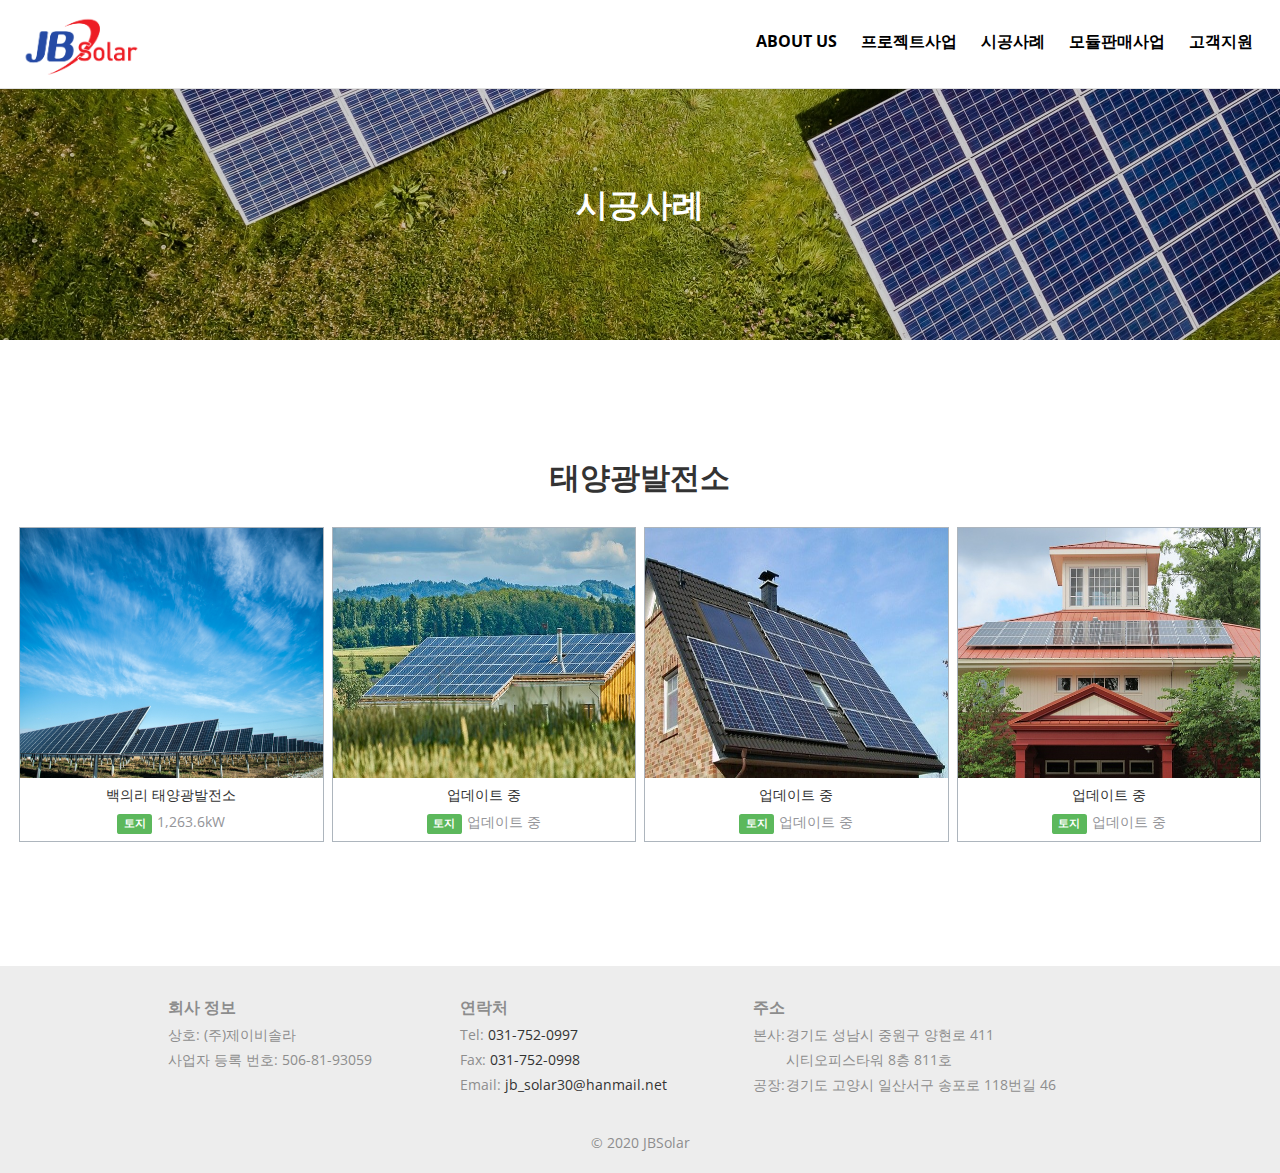
<file: portfolio.html>
<!DOCTYPE html>
<html lang="en">
<head>

    <!-- Basic Page Needs
    ================================================== -->
    <meta http-equiv="Content-Type" content="text/html; charset=utf-8">
    <meta charset="utf-8">
    <meta http-equiv="X-UA-Compatible" content="IE=edge">

    <title>시공사례 | (주)제이비솔라</title>

    <meta name="description" content="(주)제이비솔라의 시공사례 소개 페이지 입니다.">
    <meta name="author" content="Kim Jin Bon">
    <meta name="keywords" content="JBSolar, solar, plant, 제이비솔라, (주)제이비솔라">

    <!-- Mobile Specific Metas
    ================================================== -->
    <meta name="viewport" content="width=device-width, minimum-scale=1.0, maximum-scale=1.0">
    <meta name="apple-mobile-web-app-capable" content="yes">

    <!-- 문서 수집 [ 불가능 ] 링크 수집 [ 불가능 ] -->
    <meta name="robots" content="index,follow">

    <meta property="og:type" content="website"> 
    <meta property="og:title" content="시공사례 | (주)제이비솔라">
    <meta property="og:description" content="(주)제이비솔라의 시공사례 소개 페이지 입니다.">
    <meta property="og:image" content="http://jbsolar.co.kr/assets/img/jbsolar_logo_trans.png">
    <meta property="og:url" content="http://jbsolar.co.kr">

    <!-- Fonts -->
    <link href='http://fonts.googleapis.com/css?family=Open+Sans:400,300,600,700' rel='stylesheet' type='text/css'>
    <link rel="stylesheet" href="http://cdnjs.cloudflare.com/ajax/libs/font-awesome/4.4.0/css/font-awesome.min.css">

    <!-- Stylesheets
    ================================================== -->
    <!-- Bootstrap core CSS -->
    <link href="assets/css/bootstrap.min.css" rel="stylesheet">    

    <!-- Custom styles for this template -->
    <link href="assets/css/style.css" rel="stylesheet">
    <link href="assets/css/responsive.css" rel="stylesheet">
    <link href="assets/css/colors.css" rel="stylesheet">

    <!-- HTML5 shim and Respond.js IE8 support of HTML5 elements and media queries -->
    <!--[if lt IE 9]>
    <script src="https://oss.maxcdn.com/libs/html5shiv/3.7.0/html5shiv.js"></script>
    <script src="https://oss.maxcdn.com/libs/respond.js/1.4.2/respond.min.js"></script>
    <![endif]-->

    <link rel="canonical" href="http://jbsolar.co.kr/about-us.html">
</head>
<body>
    <header id="masthead" class="site-header site-page-header">
        <nav id="primary-navigation" class="site-navigation">
            <div class="container-fluid">
                <div class="navbar-header">
                    <a href="index.html">
                        <img src="assets/img/jbsolar_logo_trans.png" style="width:134px;" />
                    </a>
                </div>
                <div class="main-menu" id="perfect-navbar-collapse">
                    <ul class="nav navbar-nav navbar-right main-menu__list">
                        <li><a href="about-us.html" class="page-menu-link">About us</a></li>
                        <li><a href="project.html" class="page-menu-link">프로젝트사업</a></li>
                        <li><a href="portfolio.html" class="page-menu-link">시공사례</a></li>
                        <li><a href="module.html" class="page-menu-link">모듈판매사업</a></li>
                        <li><a href="contact.html" class="page-menu-link">고객지원</a></li>
                    </ul>
                </div>
            </div>
        </nav>
    </header>

    <div class="hero hero-max-720 hero-portfolio background-overlay">
        <div class="hero-text">
            <h1 class="white-text" style="padding-top:68px;">시공사례</h1>
        </div>
    </div>

    <main id="main" class="site-main">
        <section class="site-section-small portfolio">
            <div class="container">
                <h3 class="section-title text-center">태양광발전소</h3>
            </div>

            <div class="container-fluid">
            	<div class="row" style="margin:0;">
                    <div class="col-xs-12 col-sm-6 col-md-3" style="padding:4px;">
                        <div style="border:1px solid #adb5bd;">
                            <a class="portfolio-link" href="portfolio-item_1.html">
                                <div class="portfolio-link__content" style="width:100%">
                                    <img src="assets/img/solar_panel_baek.jpg" alt="" style="width:100%;height:250px;">
                                </div>
                            </a>
                            <div style="text-align: center;padding:9px 0;">
                                <h5>백의리 태양광발전소</h5>
                                <span class="label label-success" style="margin-right:5px;">토지</span><span style="color: #949599;">1,263.6kW</span>
                            </div>
                        </div><!-- /.col-lg-fifth  -->
                    </div>
                    <div class="col-xs-12 col-sm-6 col-md-3" style="padding:4px;">
                        <div style="border:1px solid #adb5bd;">
                            <a class="portfolio-link" href="#">
                                <div class="portfolio-link__content" style="width:100%">
                                    <img src="assets/img/solar-panel_2.jpg" alt="" style="width:100%;height:250px;">
                                </div>
                            </a>
                            <div style="text-align: center;padding:9px 0;">
                                <h5>업데이트 중</h5>
                                <span class="label label-success" style="margin-right:5px;">토지</span><span style="color: #949599;">업데이트 중</span>
                            </div>
                        </div>
                    </div><!-- /.col-lg-fifth  -->
                    <div class="col-xs-12 col-sm-6 col-md-3" style="padding:4px;">
                        <div style="border:1px solid #adb5bd;">
                            <a class="portfolio-link" href="#">
                                <div class="portfolio-link__content" style="width:100%">
                                    <img src="assets/img/solar-panel_3.jpg" alt="" style="width:100%;height:250px;">
                                </div>
                            </a>
                            <div style="text-align: center;padding:9px 0;">
                                <h5>업데이트 중</h5>
                                <span class="label label-success" style="margin-right:5px;">토지</span><span style="color: #949599;">업데이트 중</span>
                            </div>
                        </div>
                    </div>
                    <div class="col-xs-12 col-sm-6 col-md-3" style="padding:4px;">
                        <div style="border:1px solid #adb5bd;">
                            <a class="portfolio-link" href="#">
                                <div class="portfolio-link__content" style="width:100%">
                                    <img src="assets/img/solar-panel_4.jpg" alt="" style="width:100%;height:250px;">
                                </div>
                            </a>
                            <div style="text-align: center;padding:9px 0;">
                                <h5>업데이트 중</h5>
                                <span class="label label-success" style="margin-right:5px;">토지</span><span style="color: #949599;">업데이트 중</span>
                            </div>
                        </div>
                    </div>
            	</div><!-- /#grid -->
            </div>
            
        </section><!-- /.portfolio -->
    </main><!-- /.site-main -->

    <footer id="colophon" class="site-footer">
        <div class="container company-info">
            <div class="row">
                <div class="col-md-1"></div>
                <div class="col-md-3 col-xs-12">
                    <div class="mb-xs-20 p-xs-20">
                        <h4 class="small-title">회사 정보</h4>
                        <p class="mb-0">상호: (주)제이비솔라</p>
                        <p class="mb-0">사업자 등록 번호: 506-81-93059</p>
                    </div>
                </div>
                <div class="col-md-3 col-xs-12">
                    <div class="mb-xs-20 p-xs-20">
                        <h4 class="small-title">연락처</h4>
                        <ul class="list-unstyled">
                            <li>Tel: <a href="tel:0317520997">031-752-0997</a></li>
                            <li>Fax: <a href="tel:0317520998">031-752-0998</a></li>
                            <li>Email: <a href="mailto:jb_solar30@hanmail.net">jb_solar30@hanmail.net</a></li>
                        </ul>
                    </div>
                </div>
                <div class="col-md-4 col-xs-12">
                    <div class="mb-xs-20 p-xs-20">
                        <h4 class="small-title">주소</h4>
                        <ul class="list-unstyled">
                            <li><span style="width: 33px;display: inline-block;">본사:</span>경기도 성남시 중원구 양현로 411</li>
                            <li><span style="width: 33px;display: inline-block;"></span>시티오피스타워 8층 811호</li>
                            <li><span style="width: 33px;display: inline-block;">공장:</span>경기도 고양시 일산서구 송포로 118번길 46</li>
                        </ul>
                    </div>
                </div>
                <div class="col-md-1"></div>
            </div>
        </div>

        <div class="copyright">
            <p>&copy; 2020 JBSolar</p>
        </div>
    </footer>

    <!-- Bootstrap core JavaScript
    ================================================== -->
    <!-- Placed at the end of the document so the pages load faster -->
    <script src="https://ajax.googleapis.com/ajax/libs/jquery/3.1.1/jquery.min.js"></script> 
    <script src="assets/js/bootstrap.min.js"></script>
    <script src="assets/js/jquery.slicknav.min.js"></script>
    <script src="assets/js/slick.min.js"></script>
    <script src="assets/js/skrollr.min.js"></script>
    <script src="assets/js/jquery.countTo.min.js"></script>
    <script src="assets/js/jquery.shuffle.min.js"></script>
    <script src="assets/js/script.js"></script>

</body>
</html>
</file>
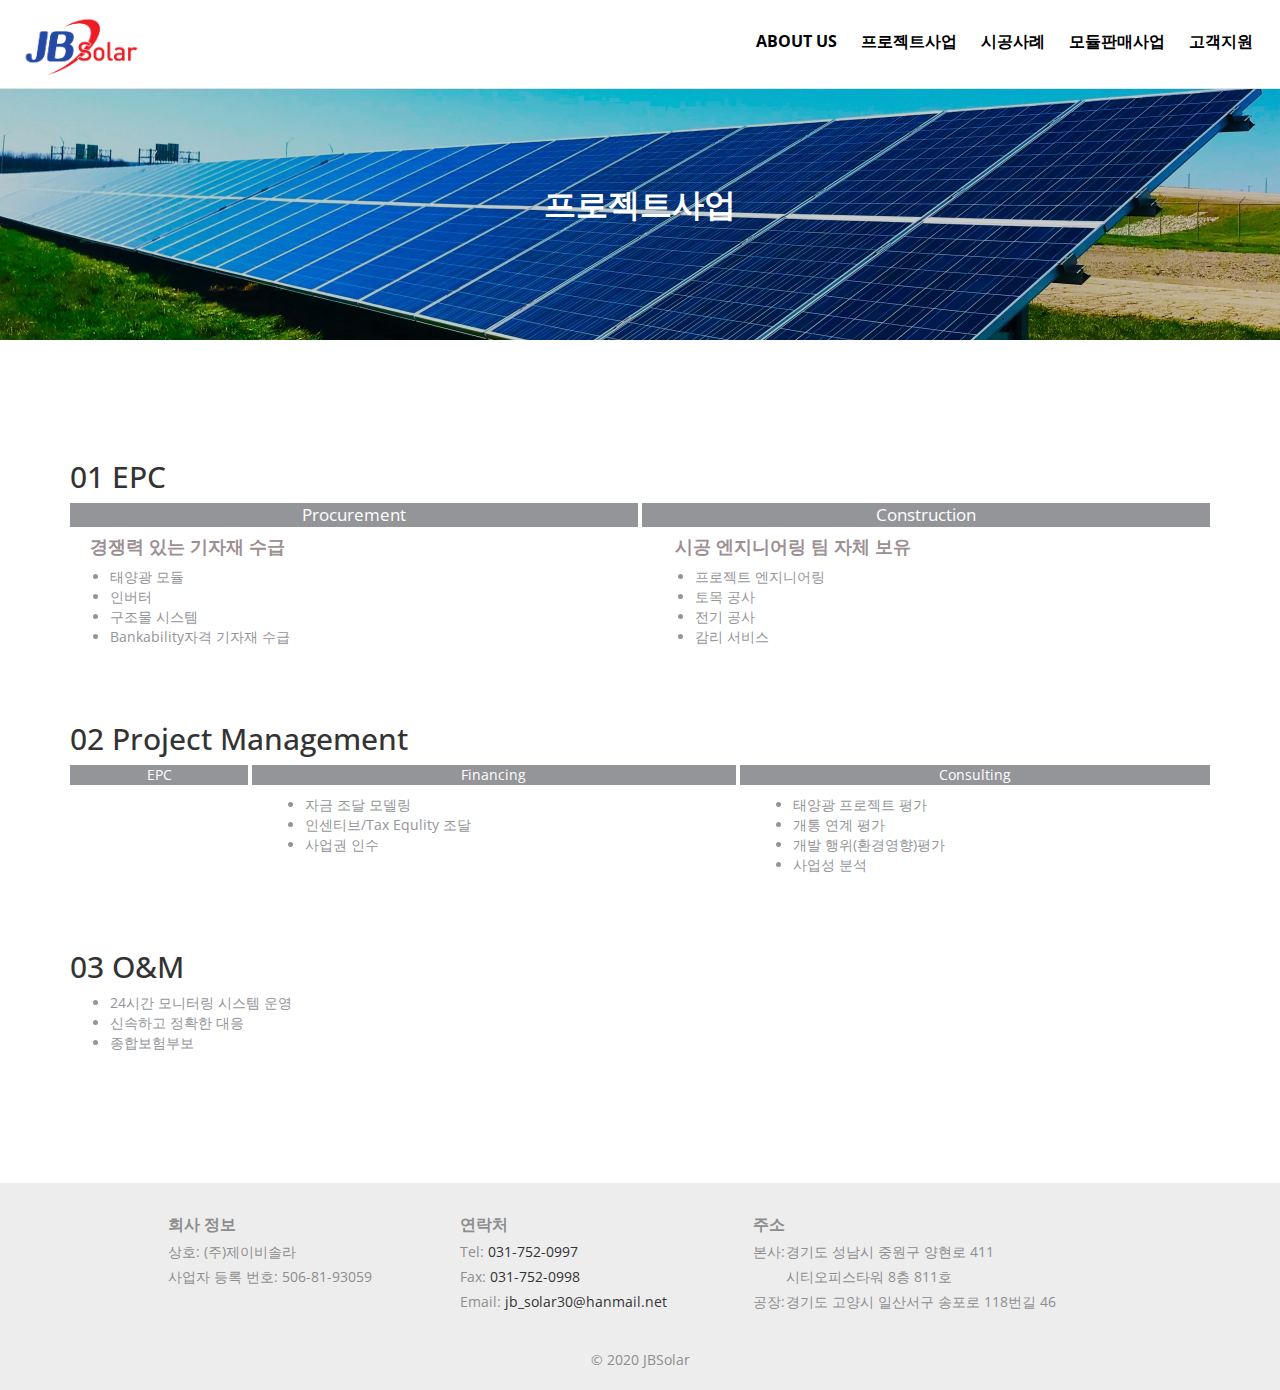
<file: project.html>
<!DOCTYPE html>
<html lang="en">
<head>

    <!-- Basic Page Needs
    ================================================== -->
    <meta http-equiv="Content-Type" content="text/html; charset=utf-8">
    <meta charset="utf-8">
    <meta http-equiv="X-UA-Compatible" content="IE=edge">

    <title>프로젝트사업 | (주)제이비솔라</title>

    <meta name="description" content="(주)제이비솔라의 프로젝트사업 페이지 입니다.">
    <meta name="author" content="Kim Jin Bon">
    <meta name="keywords" content="JBSolar, solar, plant, 제이비솔라, (주)제이비솔라">

    <!-- Mobile Specific Metas
    ================================================== -->
    <meta name="viewport" content="width=device-width, minimum-scale=1.0, maximum-scale=1.0">
    <meta name="apple-mobile-web-app-capable" content="yes">

    <!-- 문서 수집 [ 불가능 ] 링크 수집 [ 불가능 ] -->
    <meta name="robots" content="index,follow">

    <meta property="og:type" content="website"> 
    <meta property="og:title" content="프로젝트사업 | (주)제이비솔라">
    <meta property="og:description" content="(주)제이비솔라의 프로젝트사업 페이지 입니다.">
    <meta property="og:image" content="http://jbsolar.co.kr/assets/img/jbsolar_logo_trans.png">
    <meta property="og:url" content="http://jbsolar.co.kr">

    <!-- Fonts -->
    <link href='http://fonts.googleapis.com/css?family=Open+Sans:400,300,600,700' rel='stylesheet' type='text/css'>
    <link rel="stylesheet" href="http://cdnjs.cloudflare.com/ajax/libs/font-awesome/4.4.0/css/font-awesome.min.css">

    <!-- Stylesheets
    ================================================== -->
    <!-- Bootstrap core CSS -->
    <link href="assets/css/bootstrap.min.css" rel="stylesheet">    

    <!-- Custom styles for this template -->
    <link href="assets/css/style.css" rel="stylesheet">
    <link href="assets/css/responsive.css" rel="stylesheet">
    <link href="assets/css/colors.css" rel="stylesheet">

    <!-- HTML5 shim and Respond.js IE8 support of HTML5 elements and media queries -->
    <!--[if lt IE 9]>
    <script src="https://oss.maxcdn.com/libs/html5shiv/3.7.0/html5shiv.js"></script>
    <script src="https://oss.maxcdn.com/libs/respond.js/1.4.2/respond.min.js"></script>
    <![endif]-->

    <link rel="canonical" href="http://jbsolar.co.kr/about-us.html">
</head>
<body>
    <header id="masthead" class="site-header site-page-header">
        <nav id="primary-navigation" class="site-navigation">
            <div class="container-fluid">
                <div class="navbar-header">
                    <a href="index.html">
                        <img src="assets/img/jbsolar_logo_trans.png" style="width:134px;" />
                    </a>
                </div>
                <div class="main-menu" id="perfect-navbar-collapse">
                    <ul class="nav navbar-nav navbar-right main-menu__list">
                        <li><a href="about-us.html" class="page-menu-link">About us</a></li>
                        <li><a href="project.html" class="page-menu-link">프로젝트사업</a></li>
                        <li><a href="portfolio.html" class="page-menu-link">시공사례</a></li>
                        <li><a href="module.html" class="page-menu-link">모듈판매사업</a></li>
                        <li><a href="contact.html" class="page-menu-link">고객지원</a></li>
                    </ul>
                </div>
            </div>
        </nav>
    </header>

    <div class="hero hero-max-720 hero-project background-overlay">
        <div class="hero-text">
            <h1 class="white-text" style="padding-top:68px;">프로젝트사업</h1>
        </div>
    </div>

    <main id="main" class="site-main">

        <section class="site-section-small portfolio text-center">

            <div class="container">
                <div style="text-align: left;">
                    <h2>01 EPC</h2>
                </div>
                <div class="row">
                    <div class="col-sm-6" style="padding-right:2px;">
                        <div style="background-color: #949599;color: #fff;font-size: 17px;">Procurement</div>
                    </div>
                    <div class="col-sm-6" style="padding-left:2px;">
                        <div style="background-color: #949599;color: #fff;font-size: 17px;">Construction</div>
                    </div>
                </div>
                <div class="row" style="margin-bottom:65px;;">
                    <div class="col-sm-6" style="padding-right:2px;padding-top:10px;text-align: left;">
                        <h4 style="color:#9c9093;padding-left:20px;font-weight: bold">경쟁력 있는 기자재 수급</h4>
                        <ul style="color:#949599">
                            <li>태양광 모듈</li>
                            <li>인버터</li>
                            <li>구조물 시스템</li>
                            <li>Bankability자격 기자재 수급</li>
                        </ul>
                    </div>
                    <div class="col-sm-6" style="padding-right:2px;padding-top:10px;text-align: left;">
                        <h4 style="color:#9c9093;padding-left:20px;font-weight: bold;">시공 엔지니어링 팀 자체 보유</h4>
                        <ul style="color:#949599">
                            <li>프로젝트 엔지니어링</li>
                            <li>토목 공사</li>
                            <li>전기 공사</li>
                            <li>감리 서비스</li>
                        </ul>
                    </div>
                </div>
                <div style="text-align: left;">
                    <h2>02 Project Management</h2>
                </div>
                <div class="row">
                    <div class="col-sm-2" style="padding-right:2px;">
                        <div style="background-color: #949599;color: #fff;">EPC</div>
                    </div>
                    <div class="col-sm-5" style="padding-right:2px;padding-left:2px;">
                        <div style="background-color: #949599;color: #fff;">Financing</div>
                    </div>
                    <div class="col-sm-5" style="padding-left:2px;">
                        <div style="background-color: #949599;color: #fff;">Consulting</div>
                    </div>
                </div>
                <div class="row" style="margin-bottom:65px;;">
                    <div class="col-sm-2"></div>
                    <div class="col-sm-5" style="padding-right:2px;padding-top:10px;text-align: left;">
                        <ul style="color:#949599">
                            <li>자금 조달 모델링</li>
                            <li>인센티브/Tax Equlity 조달</li>
                            <li>사업권 인수</li>
                        </ul>
                    </div>
                    <div class="col-sm-5" style="padding-right:2px;padding-top:10px;text-align: left;">
                        <ul style="color:#949599">
                            <li>태양광 프로젝트 평가</li>
                            <li>개통 연계 평가</li>
                            <li>개발 행위(환경영향)평가</li>
                            <li>사업성 분석</li>
                        </ul>
                    </div>
                </div>
                <div style="text-align: left;">
                    <h2>03 O&M</h2>
                </div>
                <div class="row">
                    <div class="col-sm-12" style="text-align: left;">
                        <ul style="color:#949599">
                            <li>24시간 모니터링 시스템 운영</li>
                            <li>신속하고 정확한 대응</li>
                            <li>종합보험부보</li>
                        </ul>
                    </div>
                </div>
            </div>
            <!-- <div>
                <img src="assets/img/business.jpeg">
            </div> -->
        </section><!-- /.portfolio -->
    </main><!-- /.site-main -->

    <footer id="colophon" class="site-footer">
        <div class="container company-info">
            <div class="row">
                <div class="col-md-1"></div>
                <div class="col-md-3 col-xs-6">
                    <div class="mb-xs-20 p-xs-20">
                        <h4 class="small-title">회사 정보</h4>
                        <p class="mb-0">상호: (주)제이비솔라</p>
                        <p class="mb-0">사업자 등록 번호: 506-81-93059</p>
                    </div>
                </div>
                <div class="col-md-3 col-xs-6">
                    <div class="mb-xs-20 p-xs-20">
                        <h4 class="small-title">연락처</h4>
                        <ul class="list-unstyled">
                            <li>Tel: <a href="tel:0317520997">031-752-0997</a></li>
                            <li>Fax: <a href="tel:0317520998">031-752-0998</a></li>
                            <li>Email: <a href="mailto:jb_solar30@hanmail.net">jb_solar30@hanmail.net</a></li>
                        </ul>
                    </div>
                </div>
                <div class="col-md-4 col-xs-6">
                    <div class="mb-xs-20 p-xs-20">
                        <h4 class="small-title">주소</h4>
                        <ul class="list-unstyled">
                            <li><span style="width: 33px;display: inline-block;">본사:</span>경기도 성남시 중원구 양현로 411</li>
                            <li><span style="width: 33px;display: inline-block;"></span>시티오피스타워 8층 811호</li>
                            <li><span style="width: 33px;display: inline-block;">공장:</span>경기도 고양시 일산서구 송포로 118번길 46</li>
                        </ul>
                    </div>
                </div>
                <div class="col-md-1"></div>
            </div>
        </div>

        <div class="copyright">
            <p>&copy; 2020 JBSolar</p>
        </div>
    </footer>

    <!-- Bootstrap core JavaScript
    ================================================== -->
    <!-- Placed at the end of the document so the pages load faster -->
    <script src="https://ajax.googleapis.com/ajax/libs/jquery/3.1.1/jquery.min.js"></script> 
    <script src="assets/js/bootstrap.min.js"></script>
    <script src="assets/js/jquery.slicknav.min.js"></script>
    <script src="assets/js/slick.min.js"></script>
    <script src="assets/js/skrollr.min.js"></script>
    <script src="assets/js/jquery.countTo.min.js"></script>
    <script src="assets/js/jquery.shuffle.min.js"></script>
    <script src="assets/js/script.js"></script>

</body>
</html>
</file>
<file: assets/css/responsive.css>
/*==========  Non-Mobile First Method  ==========*/

/* Large Devices, Wide Screens */
@media only screen and (min-width : 1199px) {
	/*
	 * PORTFOLIO
	 */
	 .grid-sizer, 
	 .col-lg-fifth {
    	width: 20%;
	}
}

@media only screen and (max-width : 1199px) {
	/* HERO
	=====================================*/
	.hero-text__main {
	 	width: 740px;
	}

	.hero-text__main h2 {
		margin-bottom: 30px;
	}

	/* Section: we-are-creative */
	.project-content {
		padding: 0 15px 0 50px;
	}

}

@media all and (min-width: 991px) {

	.hero-text__main {
		width: 740px;
	}

	.hero-text__main h2 {
		margin-bottom: 30px;
	}

	/* Section: Works three slides slider */
	.three-slides-slider.multi-item-carousel .carousel-inner > .active.left,
	.three-slides-slider.multi-item-carousel .carousel-inner > .prev {
		left: -33.33333333%;
	}

	.three-slides-slider.multi-item-carousel .carousel-inner > .active.right,
	.three-slides-slider.multi-item-carousel .carousel-inner > .next {
		left: 33.33333333%;
	}

	.three-slides-slider.multi-item-carousel .carousel-inner > .left,
	.three-slides-slider.multi-item-carousel .carousel-inner > .prev.right,
	.three-slides-slider.multi-item-carousel .carousel-inner > .active {
		left: 0;
	}

	.three-slides-slider.multi-item-carousel .carousel-inner .cloneditem-1,
	.three-slides-slider.multi-item-carousel .carousel-inner .cloneditem-2 {
		display: block;
	}

	/* Section: Team four slides slider */
	.four-slides-slider.multi-item-carousel .carousel-inner > .active.left,
	.four-slides-slider.multi-item-carousel .carousel-inner > .prev {
		left: -25%;
	}

	.four-slides-slider.multi-item-carousel .carousel-inner > .active.right,
	.four-slides-slider.multi-item-carousel .carousel-inner > .next {
		left: 25%;
	}

	.four-slides-slider.multi-item-carousel .carousel-inner > .left,
	.four-slides-slider.multi-item-carousel .carousel-inner > .prev.right,
	.four-slides-slider.multi-item-carousel .carousel-inner > .active {
		left: 0;
	}

	.four-slides-slider.multi-item-carousel .carousel-inner .cloneditem-1,
	.four-slides-slider.multi-item-carousel .carousel-inner .cloneditem-2,
	.four-slides-slider.multi-item-carousel .carousel-inner .cloneditem-3 {
		display: block;
	}

}

@media all and (min-width: 991px) and (transform-3d), all and (min-width: 991px) and (-webkit-transform-3d) {
	/* Section: Works three slides slider */
	.three-slides-slider.multi-item-carousel .carousel-inner > .item.active.right,
	.three-slides-slider.multi-item-carousel .carousel-inner > .item.next {
		-webkit-transform: translate3d(33.33333333%, 0, 0);
		        transform: translate3d(33.33333333%, 0, 0);
		left: 0;
	}
	.three-slides-slider.multi-item-carousel .carousel-inner > .item.active.left,
	.three-slides-slider.multi-item-carousel .carousel-inner > .item.prev {
		-webkit-transform: translate3d(-33.33333333%, 0, 0);
		        transform: translate3d(-33.33333333%, 0, 0);
		left: 0;
	}
	.three-slides-slider.multi-item-carousel .carousel-inner > .item.left,
	.three-slides-slider.multi-item-carousel .carousel-inner > .item.prev.right,
	.three-slides-slider.multi-item-carousel .carousel-inner > .item.active {
		-webkit-transform: translate3d(0, 0, 0);
		        transform: translate3d(0, 0, 0);
		left: 0;
	}

	/* Section: Team four slides slider */
	.four-slides-slider.multi-item-carousel .carousel-inner > .item.active.right,
	.four-slides-slider.multi-item-carousel .carousel-inner > .item.next {
		-webkit-transform: translate3d(25%, 0, 0);
		        transform: translate3d(25%, 0, 0);
		left: 0;
	}
	.four-slides-slider.multi-item-carousel .carousel-inner > .item.active.left,
	.four-slides-slider.multi-item-carousel .carousel-inner > .item.prev {
		-webkit-transform: translate3d(-25%, 0, 0);
		        transform: translate3d(-25%, 0, 0);
		left: 0;
	}
	.four-slides-slider.multi-item-carousel .carousel-inner > .item.left,
	.four-slides-slider.multi-item-carousel .carousel-inner > .item.prev.right,
	.four-slides-slider.multi-item-carousel .carousel-inner > .item.active {
		-webkit-transform: translate3d(0, 0, 0);
		        transform: translate3d(0, 0, 0);
		left: 0;
	}

}

/* Medium Devices, Desktops */
@media only screen and (max-width : 991px) {
	.mb-sm-20 {	margin-bottom: 20px;}

	.sm-centered {
		margin: 0 auto;
	}

	.section-title-gradient-left::after {
	    margin: 0 auto;
	}

	/* HEADER
	================================================== */
	/* Site-logo */
	.site-title {
		font-size: 16px;
	}

	/* Navigation */
	.navbar-nav > li > a {
		padding: 0px 3px;
		margin: 0px 3px;
	}

	/* HERO
	================================================== */
	.hero-text h1 {
		font-size: 44px;
	}

	/* SITEMAIN
	================================================== */
	/* site-section */
	.site-section {
	    padding: 100px 0;
	}

	.site-section-small {
	    padding: 70px 0;
	}

	/* Section: Works  */
	.section-works .col-xs-6 {
		height: 300px;
	}

	.section-works .section-text {
		max-width: 100%;
	}

	.section-works .multi-item-controls {
		margin: 20px 0;
	}

	/* Section: Clients */
	.testimonial {
		padding: 20px;
	}

	.testimonial-content {
		height: 100%;
		padding: 150px 0 0 0;
		text-align: center;
		background-position: top center;
	}

	.testimonial-owner {
		position: relative;
		bottom: 0;
	}

	/* Section: Social networks */
	.social-networks .contact-icon a {
		line-height: 60px;
	}

	/* 
	 * ABOUT-US
	 */

	/* Section: we-are-creative*/
	.project-content {
		padding-left: 50px;
	}

	/* Section: clients-2 */ 
	.section-clients-2-testimonials .slick-dots {
		 bottom: -55px;
	}

	.about__company {
		width:945px;
	}

	.company-history {
		padding: 0 90px;
	}

	.module-info {
		padding: 0 90px;
	}

	.about__address {
		padding: 0 90px;
	}

	/* 
	 * BLOG
	 */
	.sidebar {
		margin-top: 40px;
	}

	/* 
	 * PORTFOLIO
	 */
	#PortfolioItemSlider {
		margin-bottom: 30px;
	}

	#PortfolioItemSlider img.img-carousel {
		height: 300px;
	}

	/* 
	 * Contact
	 */
 	.section-contact-us .site-section-small {
 		height: auto;
 	}

 	.get-in-touch {
	  	position: relative;
	  	left: 10px;
	}

	.get-in-touch .section-title-gradient-left:after {
	  	margin: 0;
	} 

	.contact-form {
  		position: relative;
  		left: 0;
  	  	max-width: 100%;
	}

	/* 
	 * Footer
	 */	
	.site-footer {
		padding-top: 100px;
	}

	.site-footer .row {
	  margin-top: 70px;
	  margin-bottom: 100px;
	}
}

@media all and (min-width: 768px) and (max-width: 990px) {
	/* Section: Works and Team three slides slider and four slides slider */
	.three-slides-slider.multi-item-carousel .carousel-inner {
	    width: 100%;
	}

	.three-slides-slider.multi-item-carousel .carousel-inner .col-sm-4 {
	    width: 33.33%;
	}

	.multi-item-carousel .carousel-inner > .active.left,
	.multi-item-carousel .carousel-inner > .prev {
		left: -33.33%;
	}

	.multi-item-carousel .carousel-inner > .active.right,
	.multi-item-carousel .carousel-inner > .next {
		left: 33.33%;
	}

	.multi-item-carousel .carousel-inner > .left,
	.multi-item-carousel .carousel-inner > .prev.right,
	.multi-item-carousel .carousel-inner > .active {
		left: 0;
	}

	.multi-item-carousel .carousel-inner .cloneditem-1,
	.multi-item-carousel .carousel-inner .cloneditem-2 {
		display: block;
	}
}

@media all and (min-width: 768px) and (max-width: 990px) and (transform-3d), all and (min-width: 768px) and (max-width: 990px) and (-webkit-transform-3d) {
	/* Section: Works and Team three slides slider and four slides slider */
	.multi-item-carousel .carousel-inner > .item.active.right,
	.multi-item-carousel .carousel-inner > .item.next {
		-webkit-transform: translate3d(33.33%, 0, 0);
		        transform: translate3d(33.33%, 0, 0);
		left: 0;
	}
	.multi-item-carousel .carousel-inner > .item.active.left,
	.multi-item-carousel .carousel-inner > .item.prev {
		-webkit-transform: translate3d(-33.33%, 0, 0);
		        transform: translate3d(-33.33%, 0, 0);
		left: 0;
	}
	.multi-item-carousel .carousel-inner > .item.left,
	.multi-item-carousel .carousel-inner > .item.prev.right,
	.multi-item-carousel .carousel-inner > .item.active {
		-webkit-transform: translate3d(0, 0, 0);
		        transform: translate3d(0, 0, 0);
		left: 0;
	}

}

/* Small Devices, Tablets */
@media only screen and (max-width : 767px) {
	.mb-xs-20 {margin-bottom: 20px;}
	.mb-120 {margin-bottom: 90px!important;}
	.mt-xs-15 {margin-top: 15px;}
	.pb-80 {padding-bottom: 40px!important;}

	.serif-text {
		font-size: 20px;
	}

	/* Tabs */
	.nav-tabs {
		background-color: #eaeaea;
		border-bottom: none!important;
	}

	.nav-tabs > li {
		float: none;
	}

	.nav-tabs.tab-style > li + li {
		margin-left: 0;
	}

	.nav-tabs.tab-style > li > a {
		border-bottom-color: #f5f5f5;
	}

	.nav-tabs.tab-style > li > a:hover {
		border-bottom-color: #ffd500;   
	}

	.nav-tabs.tab-style > li:nth-child(2) > a {
		margin: 1px 0;
	}
	
	/* Pagination */
	.pagination > li > a {
		padding: 10px 10px;
	}

	/* HEADER
	================================================== */
	/* Navigation */

	.site-title {
		font-size: 17px;
	}

	.site-title a {
		position: relative;	
		line-height: 30px;
	}

	.navbar-header .site-title {
		padding-left: 15px;
	}

	.main-menu {
		display: none;
	}

	.slicknav_menu,
	.slicknav_item {
		position: relative;
		z-index: 9999;
	}

	.slicknav_btn {
		position: fixed;
		top: 30px;
		right: 0;
		margin: 0 15px 0 0;
		padding: 5px;
		z-index: 9999;
	}

	.act .slicknav_btn {
		height: 22px;
	}

	.slicknav_icon-bar {
		height: 2px;
		width: 22px;
		display: block;
		-webkit-transition: all 0.3s;
		-moz-transition: all 0.3s;
		-ms-transition: all 0.3s;
		-o-transition: all 0.3s;
		transition: all 0.3s;
	}

	.slicknav_collapsed .slicknav_icon-bar {
		background-color: #000;
	}

	.slicknav_open .slicknav_icon-bar {
		background-color: #fff;
	}

	.slicknav_icon-bar + .slicknav_icon-bar {
		margin-top: 4px;
	}

	.act .slicknav_icon-bar:first-child, 
	.act .slicknav_icon-bar:last-child  { 
		position: absolute;
		top: 10px;
		height: 3px;
	}

	.act .slicknav_icon-bar:first-child {
		-webkit-transform: rotate(45deg);
		-moz-transform: rotate(45deg);
		-ms-transform: rotate(45deg);
		-o-transform: rotate(45deg);
		transform: rotate(45deg);
	}

	.act .slicknav_icon-bar:last-child  {
		-webkit-transform: rotate(-45deg);
		-moz-transform: rotate(-45deg);
		-ms-transform: rotate(-45deg);
		-o-transform: rotate(-45deg);
		transform: rotate(-45deg);
	}

	.act .slicknav_icon-bar:nth-child(2) {
		opacity: 0;
	}

	.act .slicknav_icon-bar + .slicknav_icon-bar  {
  		margin-top: 0px;
	}

	.slicknav_nav {
		background-color: rgba(0,0,0,0.8);
		padding-left: 0;
		list-style: none;
		position: fixed;
		left: 0;
		top: 0;
		z-index: 100;
		height: 100%;
		width: 100%;
		overflow-y: scroll;
		text-align: center;
		-webkit-transition: all 500ms cubic-bezier(0.68, -0.55, 0.265, 1.55);
		transition: all 500ms cubic-bezier(0.68, -0.55, 0.265, 1.55);
		-webkit-transform: scale(0);
		      transform: scale(0);
	}

	.act .slicknav_nav {
		-webkit-transform: scale(1);
		transform: scale(1);
	}

	.slicknav_nav > li:first-child {
		margin-top: 60px;
	}

	.slicknav_nav > li:last-child {
		margin-bottom: 60px;
	}

	.slicknav_nav > li {
		padding: 5px 0;
		-webkit-transition: all 400ms 510ms;
		transition: all 400ms 510ms;
		opacity: 0;
	}

	.slicknav_nav > li:nth-child(odd) {
		-webkit-transform: translateX(30%);
		      transform: translateX(30%);
	}

	.slicknav_nav > li:nth-child(even) {
		-webkit-transform: translateX(-30%);
		      transform: translateX(-30%);
	}

	.act .slicknav_nav > li {
		opacity: 1;
		-webkit-transform: translateX(0);
		      transform: translateX(0);
	}

	.slicknav_nav > li a {
		display: inline-block;
		color: #fff;
		font-size: 14px;
	}

	.slicknav_arrow {
		position: absolute;
		right: -30px;
		bottom: 0;
		padding: 0 8px;
	}

	.slicknav_nav ul.dropdown-menu {
		display: none;
		position: relative;
		visibility: visible;
		opacity: 1;
	}

	.dropdown-menu {
		position: static;
		float: none;
		width: auto;
		margin-top: 0;
		background-color: transparent;
		border: 0;
		-webkit-box-shadow: none;
		box-shadow: none;
		transition: none;
		-moz-transition: none;
		-webkit-transition: none;
		-o-transition: none;
		-ms-transition: none;
		-webkit-transition-delay: 0s;
		transition-delay: 0s;
	}

	.dropdown-menu li {
		text-align: center;
		padding: 5px 0;
	}

	/* HERO
	================================================== */
	.hero-text h1 {
		font-size: 34px;
		max-width: 100%;
	}

	.hero-arrow a {
		font-size: 32px;
	}

	/* SITE-MAIN
	================================================== */
	.site-section ,
	.site-section-small {
		padding: 50px 0;
	}

	.section-title {
		font-size: 24px;
	}

	.section-title-big {
		font-size: 40px;
		margin: 30px 0;
	}

	.section-title-small {
		font-size: 20px;
	}

	.section-text {
		margin-bottom: 40px;
	}

	/* Section: Quote */
	.quote {
		font-size: 14px;
	} 

	/* Section: Works */ 
	.three-slides-slider.multi-item-carousel .carousel-inner {
	    width: 100%;
	}

	.three-slides-slider.multi-item-carousel .carousel-inner .col-sm-4 {
	    width: 50%;
	    max-height: 300px;
	}

	.three-slides-slider.multi-item-carousel .carousel-inner > .active.left,
	.three-slides-slider.multi-item-carousel .carousel-inner > .prev {
	    left: -50%;
	  }
	.three-slides-slider.multi-item-carousel .carousel-inner > .active.right,
	.three-slides-slider.multi-item-carousel .carousel-inner > .next {
	    left: 50%;
	  }
	.three-slides-slider.multi-item-carousel .carousel-inner > .left,
	.three-slides-slider.multi-item-carousel .carousel-inner > .prev.right,
	.three-slides-slider.multi-item-carousel .carousel-inner > .active {
	    left: 0;
	  }
	.three-slides-slider.multi-item-carousel .carousel-inner .cloneditem-1 {
	    display: block;
	  }

	/* Section: Service */
	.service-title {
		margin-bottom: 15px;
	}

	/* Section: Team */
	.team-member {
		background-position: top center;
	}

	.team-member-img {
		float: none;
		margin: 0 auto;
	}

	.team-member-info {
		padding: 20px 0 5px 0;
		text-align: center;
	}

	.team-member-text {
		margin: 20px 0;
	}

	.multi-item-controls {
		margin: 30px 0;
	}

	.one-slide-slider {
		margin-bottom: 40px;
	}

	/* Section: Counter */
	.counter {
		font-size: 42px;
	}

	.counter-line {
		padding: 15px 0;
	}

	.section-clients .slick-dots {
		top: -70px;
	}

	/* Section: Social networks */ 
	.social-networks a {
		width: 50%;
		line-height: 70px;
		font-size: 20px;
	}

	.social-networks .twitter-bg {
		background-color: #292a2c;
	}

	.social-networks .facebook-bg {
		background-color: #1d1d1d;
	}

	/* 
	 * ABOUT-US
	 */
	.about__company {
		width: 300px;
	}

	.company-history {
		padding: 0 30px;
	}

	.module-info {
		padding: 0 15px;
	}

	.about__address {
		padding: 0 30px;
	}

	/* Section: we-are-creative*/
	.section-we-are-creative .col-sm-6 {
		height: 400px;
	}

	.project-content {
		padding: 40px 15px;
	}

	.project-content h2,
	.project-content p {
		max-width: 100%;
	}

	/* Section: clients-2-testimonials*/
	.section-clients-2-testimonials .slick-dots {
		bottom: -50px;
	}

	.section-clients-2-testimonials {
		margin-bottom: 30px;
	}

	.section-clients-2 .testimonial-content > p {
	  font-size: 16px;
	}

	/* 
	 * PORTFOLIO
	 */
	.portfolio-sorting li:nth-child(-n+3){
		margin-bottom: 5px;
	}

	 /* 
	 * Blog post
	 */
	 .post-img {
	 	max-height: 250px;
	 }

	/* 
	 * Contact
	 */

  	.contact-form {
		padding: 0;
	}

	.get-in-touch .small-title {
		font-size: 14px;
	}

	/* Footer 
	================================================== */
	.site-footer {
		padding-top: 40px;
	}

	.site-footer .row {
	  margin-top: 40px;
	  margin-bottom: 40px;
	}

	.site-footer  {
		font-size: 12px;
	}

}

@media all and (max-width: 767px) and (transform-3d), all and (max-width: 767px) and (-webkit-transform-3d) {
  	/* Section: Works three slides slider */
  	.three-slides-slider.multi-item-carousel .carousel-inner > .item.active.right,
  	.three-slides-slider.multi-item-carousel .carousel-inner > .item.next {
	    -webkit-transform: translate3d(50%, 0, 0);
	            transform: translate3d(50%, 0, 0);
	    left: 0;
  }
  	.three-slides-slider.multi-item-carousel .carousel-inner > .item.active.left,
  	.three-slides-slider.multi-item-carousel .carousel-inner > .item.prev {
	    -webkit-transform: translate3d(-50%, 0, 0);
	            transform: translate3d(-50%, 0, 0);
	    left: 0;
  }
  	.three-slides-slider.multi-item-carousel .carousel-inner > .item.left,
  	.three-slides-slider.multi-item-carousel .carousel-inner > .item.prev.right,
  	.three-slides-slider.multi-item-carousel .carousel-inner > .item.active {
	    -webkit-transform: translate3d(0, 0, 0);
	            transform: translate3d(0, 0, 0);
	    left: 0;
  }
}

@media only screen and (max-width : 767px) and (min-width: 480px) {
	/* SITE-MAIN
	================================================== */

	/* Section: Counter */
	.counter-line:nth-child(-n+2) {
		padding-top: 0;
		margin-bottom: 20px;
	}

	.counter-line:nth-child(n+3) {
		padding-bottom: 0;
	}

}

/* Extra Small Devices, Phones */ 
@media only screen and (max-width : 479px) {
	.mb-xs-20 {	margin-bottom: 20px;}
	.p-xs-20 {	padding: 10px 24px; }

	/* HERO
	================================================== */
	.hero-text__main {
		width: 390px;
		padding: 14px;
	}

	.hero-text__main h2 {
		max-width: 318px;
		margin: 0 auto;
		margin-bottom: 18px;
	}

	/* SITE-MAIN
	================================================== */
	/* Section: works */ 
	.section-works .col-md-12 {
		padding: 0;
	}

	.three-slides-slider.multi-item-carousel .carousel-inner .col-sm-4 {
		padding: 0;
	}

	.three-slides-slider.multi-item-carousel .carousel-inner > .active.left,
	.three-slides-slider.multi-item-carousel .carousel-inner > .prev {
	    left: -100%;
	 }
	.three-slides-slider.multi-item-carousel .carousel-inner > .active.right,
	.three-slides-slider.multi-item-carousel .carousel-inner > .next {
	    left: 100%;
	 }
	.three-slides-slider.multi-item-carousel .carousel-inner > .left,
	.three-slides-slider.multi-item-carousel .carousel-inner > .prev.right,
	.three-slides-slider.multi-item-carousel .carousel-inner > .active {
	    left: 0;
	 }

 	.three-slides-slider.multi-item-carousel .carousel-inner .cloneditem-1 {
	    display: none;
	  }

	/* Section: Services */
	.three-slides-slider.multi-item-carousel .carousel-inner  .col-xs-6.col-sm-4,
	.section-services .col-xs-6,
	.section-counters .col-xs-6 {
		width: 100%;
	}

	.col-sm-5:last-child .service {
		margin-top: 50px;
	}

	/* Section: Counter */
	.section-counters .col-xs-6 {
		width: 100%;
	}

	.counter-line:first-child {
		padding-top: 0;
	}

	.counter-line:last-child {
		padding-bottom: 0;
	}

	.counter-line:after {
		height: 1px;
		width: 135px;
		top: 0;
		left: 50%;
		transform: translateX(-50%);
	    -webkit-transform: translateX(-50%);
	    -moz-transform: translateX(-50%);
	    -o-transform: translateX(-50%);
	    -ms-transform: translateX(-50%);
	}

	/*
	 * PORTFOLIO
	 */
	 .portfolio .col-xs-6 {
	 	width: 100%;
	 }

	/* Footer 
	================================================== */
	.site-footer .col-xs-6 {
		width: 100%;
	}

	.site-footer .col-xs-6:last-child .mb-xs-20 {
		margin-bottom: 0;
	}

}

@media all and (max-width: 479px) and (transform-3d), all and (max-width: 479px) and (-webkit-transform-3d) {
  	/* Section: works */ 
  	.three-slides-slider.multi-item-carousel .carousel-inner > .item.active.right,
  	.three-slides-slider.multi-item-carousel .carousel-inner > .item.next {
	    -webkit-transform: translate3d(100%, 0, 0);
	            transform: translate3d(100%, 0, 0);
	    left: 0;
  }
  	.three-slides-slider.multi-item-carousel .carousel-inner > .item.active.left,
  	.three-slides-slider.multi-item-carousel .carousel-inner > .item.prev {
	    -webkit-transform: translate3d(-100%, 0, 0);
	            transform: translate3d(-100%, 0, 0);
	    left: 0;
  }
  	.three-slides-slider.multi-item-carousel .carousel-inner > .item.left,
  	.three-slides-slider.multi-item-carousel .carousel-inner > .item.prev.right,
  	.three-slides-slider.multi-item-carousel .carousel-inner > .item.active {
	    -webkit-transform: translate3d(0, 0, 0);
	            transform: translate3d(0, 0, 0);
	    left: 0;
  }
}

/* Custom, iPhone Retina */ 
@media only screen and (max-width : 320px) {
    
}
</file>
<file: assets/css/style.css>
/*
* Theme Name: BusinessPerfect
* Theme URI: milansavov.com/freebies/businessperfect
* Author: Milan Savov
* Author URI: milansavov.com
* Version: 1.0
* */

/* TABLE OF CONTENT 
*
* - CUSTOM RESETS
    - Buttons
    - Forms
* - ELEMENTS
    - Tabs
    - Accordion
    - Slick Slider
* - LAYOUT
* - HEADER 
    - Site Logo
    - Navigation
* - HERO (BANNER)
* - HOMEPAGE SECTIONS
    - Quote 
    - Featured Works
    - Service 
    - Counter 
    - Team 
    - Clients 
    - Social networks 
* - PAGES
    - ABOUT-US
    - PORTFOLIO
    - PORTFOLIO ITEM
    - BLOG
    - BLOG POST
    - CONTACT
* - FOOTER
*
*/

/* CUSTOM RESETS
================================================== */
a { 
    color: #ffd500;
}

a:focus,
a:hover {
    color: #3B3A36;
    outline: 0 none;
    text-decoration: none;
}

a,
button {
    transition: all 0.25s ease-in-out;
    -moz-transition: all 0.25s ease-in-out;
    -webkit-transition: all 0.25s ease-in-out;
    -o-transition: all 0.25s ease-in-out;
    -ms-transition: all 0.25s ease-in-out;
    cursor: pointer;
}

h1, h2, h3, h4, h5, h6 {
    margin-top: 0;
}

/* 
 * Buttons 
 */
.btn {
    background-color: #fff;
    color: #292a2c;
    font-size: 16px;
    line-height: 45px;
    padding: 0 50px;
    border: 0;
    border-radius: 0;
}

.btn i {
  font-size: 20px;
}

/* btn sizes */
.btn-small {
    font-size: 12px;
    line-height: 24px;
    padding: 0 20px;
}

.btn-medium {
    font-size: 14px;
    line-height: 36px;
    padding: 0 30px;   
}

/* btn colors */
.btn-yellow {
    background-color: #ffd500; 
    color: #fff;
}

.btn-transparent {
    border:1px solid #e6e6e8;
    background: transparent;
}

.btn-yellow-transparent {
    color: #de614b;
    border: 1px solid #de614b;
}

.btn:hover,
.btn:focus {
    background-color: #d5d5d5;
    outline: none;
    box-shadow: none;
}

.btn-yellow-border {
    border: 1px solid #ffd500;
}

.btn.btn-yellow-border:hover,
.btn.btn-yellow-border:focus {
    background-color: #ffd500; 
    color: #fff; 
}

.btn-gray-border {
    border: 1px solid #d5d5d5;
}

.btn.btn-gray-border:hover,
.btn.btn-gray-border:focus {
    background-color: #d5d5d5;  
}


/* 
 * Forms 
 */

 /* Input fields */
.form-control {
    position: relative;
    height: 40px;
    width: 100%;
    padding: 10px;
    margin-bottom: 15px;
    border-radius: 0;
    box-shadow: none;
    background-color: #f9f8f8;
    border: 1px solid #f9f8f8;
    outline: 0 none transparent;
    -webkit-appearance:none;
    transition: border-color 0.25s ease-in-out;
    -moz-transition: border-color 0.25s ease-in-out;
    -webkit-transition: border-color 0.25s ease-in-out;
    -o-transition: border-color 0.25s ease-in-out;
    -ms-transition: border-color 0.25s ease-in-out;
}

textarea {
    min-height: 160px;
    resize: none;
}

.form-control:focus {
    border-color: #ffd500;
    box-shadow: none;
}

.form-horizontal a {
    display: inline-block;
}

input[type=search] + button {
    border: 0;
    background: none;
    position: absolute;
    top: 50%;
    right: 5px;
    transform: translateY(-50%);
    -moz-transform: translateY(-50%);
    -webkit-transform: translateY(-50%);
    -o-transform: translateY(-50%);
    -ms-transform: translateY(-50%);
}

input[type=search] + button:hover,
input[type=search] + button:focus {
    color: #ffd500;
}

/* Checkbox fields */
input[type=checkbox],
input[type=radio] {
    position: absolute;
    visibility: hidden;
    height: auto;
    margin-top: 0;
}

.checkbox {
    margin: 0;
} 

.checkbox + .checkbox,
.radio-btn + .radio-btn {
    margin-top: 15px;
}

.checkbox [type="checkbox"]:not(:checked) + label,
.checkbox [type="checkbox"]:checked + label {
    position: relative;
    padding-left: 30px;
    cursor: pointer;
}

.checkbox [type="checkbox"]:not(:checked) + label:before,
.checkbox [type="checkbox"]:checked + label:before {
    content: '';
    position: absolute;
    left:0; 
    width: 20px; 
    height: 20px;
    background-color: #f9f8f8;
    border: 1px solid #f9f8f8;
    box-shadow: none;
    transition: border-color .2s;
    -webkit-transition: border-color .2s;
    -ms-transition: border-color .2s;
    -o-transition: border-color .2s;
    -ms-transition: border-color .2s;
}

.checkbox [type="checkbox"]:not(:checked) + label:after,
.checkbox [type="checkbox"]:checked + label:after {
    content: '\f00c';
    font-family: 'FontAwesome';
    position: absolute;
    top: 50%;
    left: 3px;
    font-size: 15px;
    color: #ffd500;;
    transform: translateY(-50%);
    -webkit-transform: translateY(-50%);
    -ms-transform: translateY(-50%);
    -o-transform: translateY(-50%);
    -ms-transform: translateY(-50%);
      transition: opacity .2s;
    -webkit-transition: opacity .2s;
    -ms-transition: opacity .2s;
    -o-transition: opacity .2s;
    -ms-transition: opacity .2s;
}

.checkbox [type="checkbox"]:not(:checked) + label:after {
    opacity: 0;
}

.checkbox [type="checkbox"]:checked + label:after {
    opacity: 1;
}

.checkbox [type="checkbox"]:disabled:not(:checked) + label:before,
.checkbox [type="checkbox"]:disabled:checked + label:before {
    box-shadow: none;
    border-color: #bbb;
    background-color: #ddd;
}

.checkbox [type="checkbox"]:disabled:checked + label:after {
    color: #999;
}
.checkbox [type="checkbox"]:disabled + label {
    color: #aaa;
}

.checkbox [type="checkbox"]:checked:focus + label:before,
.checkbox [type="checkbox"]:not(:checked):focus + label:before {
    border: 1px dotted #ffd500;
}

.checkbox [type="checkbox"]:not(:checked) + label:hover:before,
.checkbox [type="checkbox"]:checked + label:hover:before {
    border: 1px solid #ffd500;
}

/* Radiobutton fields */
.radio-btn label {
    font-weight: 400;
}

.radio-btn [type="radio"]:not(:checked) + label,
.radio-btn [type="radio"]:checked + label {
    position: relative;
    padding-left: 30px;
    cursor: pointer;
    margin-bottom: 0;
}

.radio-btn [type="radio"]:not(:checked) + label:before,
.radio-btn [type="radio"]:checked + label:before {
    content: '';
    position: absolute;
    left:0; 
    top: 50%;
    width: 20px;
    height: 20px;
    background-color: #f9f8f8;
    border: 1px solid #f9f8f8;
    border-radius: 50px;
    box-shadow: none;
    transform: translateY(-50%);
    -webkit-transform: translateY(-50%);
    -ms-transform: translateY(-50%);
    -o-transform: translateY(-50%);
    -ms-transform: translateY(-50%);
    transition: border-color .2s;
    -webkit-transition: border-color .2s;
    -ms-transition: border-color .2s;
    -o-transition: border-color .2s;
    -ms-transition: border-color .2s;
}

.radio-btn [type="radio"]:not(:checked) + label:after,
.radio-btn [type="radio"]:checked + label:after {
    content: '';
    position: absolute;
    width: 12px;
    height: 12px;
    top: 50%;
    left: 4px;
    background-color: #ffd500;
    border-radius: 50px;
    transform: translateY(-50%);
    -webkit-transform: translateY(-50%);
    -ms-transform: translateY(-50%);
    -o-transform: translateY(-50%);
    -ms-transform: translateY(-50%);
    transition: opacity .2s;
    -webkit-transition: opacity .2s;
    -ms-transition: opacity .2s;
    -o-transition: opacity .2s;
    -ms-transition: opacity .2s;
}

.radio-btn [type="radio"]:not(:checked) + label:after {
    opacity: 0;
}
.radio-btn [type="radio"]:checked + label:after {
    opacity: 1;
}

.radio-btn [type="radio"]:disabled:not(:checked) + label:before,
.radio-btn [type="radio"]:disabled:checked + label:before {
    box-shadow: none;
    border-color: #bbb;
    background-color: #ddd;
}

.radio-btn [type="radio"]:disabled:checked + label:after {
    color: #999;
}

.radio-btn [type="radio"]:disabled + label {
    color: #aaa;
}

.radio-btn [type="radio"]:checked:focus + label:before,
.radio-btn [type="radio"]:not(:checked):focus + label:before {
    border: 1px dotted #ffd500;
}

.radio-btn [type="radio"]:checked + label:hover:before,
.radio-btn [type="radio"]:not(:checked) + label:hover:before {
    border: 1px solid #ffd500;
}

/* Selectpicker */
.selectpicker-hidden {
    display: none;
    visibility: hidden;
    padding-right: 10px;
}

.selectpicker {
  cursor: pointer;
  position: relative;
  font-size: 16px;
  width: 100%;
  height: 40px;
  display: inline-block;
}

.selectpicker-styled {
    width: 100%;
    position: absolute;
    top: 0;
    right: 0;
    bottom: 0;
    left: 0;
    padding: 8px 15px;
    background-color: #f9f8f8;
    border: 1px solid #f9f8f8;    
    -moz-transition: all 0.2s ease-in;
    -o-transition: all 0.2s ease-in;
    -ms-transition: all 0.2s ease-in;
    -webkit-transition: all 0.2s ease-in;
    transition: all 0.2s ease-in;
}

.selectpicker-styled:after {
    content: "\f107";
    font-family: "FontAwesome";
    position: absolute;
    top: 50%;
    right: 10px;
    transform: translateY(-50%);
    -moz-transform: translateY(-50%);
    -webkit-transform: translateY(-50%);
    -o-transform: translateY(-50%);
    -ms-transform: translateY(-50%);
}

.selectpicker-styled:hover,
.selectpicker-styled:active, 
.selectpicker-styled.active {
    border-color: #ffd500;
}

.selectpicker-styled:active:after,
.selectpicker-styled.active:after {
    content: "\f106";
}

.selectpicker-options {
    display: none;
    position: absolute;
    top: 100%;
    right: 0;
    left: 0;
    z-index: 999;
    margin: 0;
    padding: 0;
    list-style: none;
    background-color: #f9f8f8;
}

.selectpicker-options li {
    padding: 12px 15px;
    border: 1px solid #ffd500;
    border-top: 0; 
    -moz-transition: all 0.15s ease-in;
    -o-transition: all 0.15s ease-in;
    -ms-transition: all 0.15s ease-in;
    -webkit-transition: all 0.15s ease-in;
    transition: all 0.15s ease-in;
}

.selectpicker-options li:hover {
    color: #ffd500;
    border-color: #ffd500;
}

/* ELEMENTS
================================================== */
/*  Tabs  */
.tab-style {
    border-bottom: none;
}

.tab-style + .tab-content {
    padding: 15px;
    background-color: #f9f8f8;
}

.nav-tabs.tab-style > li.active > a {
    background-color: #ffd500;
    border: 1px solid #ffd500;
}

.nav-tabs.tab-style > li > a {
    position: relative;
    color: #333333;
    margin-right: 0;
    background-color: #f9f8f8;
    border: 1px solid #f9f8f8;
    border-radius: 0;
}

.nav-tabs.tab-style > li + li {
    margin-left: 10px;
}

.nav-tabs.tab-style > li > a:hover {
    border-color: #ffd500;
}

/* Accordion */
.accordion.panel-group {
    margin-bottom: 0;
}

.accordion.panel-group .panel + .panel {
    margin-top: 0;
}

.accordion .panel {
    border: 0;
    box-shadow: none;
}

.accordion .collapsed {
    height: auto;
}

.accordion .panel-heading {
    background-color: transparent;
    padding: 0;
}

.accordion .panel-heading a {
    display: inline-block;
    position: relative;
    width: 100%;
    padding: 10px 40px 10px 15px;
    color: #333;
    background-color: #ffd500;
}

.accordion .panel-heading a.collapsed {
    background-color: #f9f8f8;
}

.accordion .panel-heading a.collapsed:hover,
.accordion.accordion-gray .panel-heading a.collapsed:hover{
    background-color: #ffd500;   
}

.accordion .panel-heading a.collapsed::after {
  content: "\f107";
}

.accordion .panel-heading a::after {
  font-family: "FontAwesome";
  content: "\f106";
  position: absolute;
  top: 50%;
  right: 15px;
  transform: translateY(-50%);
  -moz-transform: translateY(-50%);
  -o-transform: translateY(-50%);
  -ms-transform: translateY(-50%);
  -webkit-transform: translateY(-50%);
}

.accordion .panel-group .panel-heading + .panel-collapse > .panel-body,
.accordion .panel-default > .panel-heading + .panel-collapse > .panel-body {
  background-color: #f9f8f8;
  border: none;
}

/* Accordion-gray */
.accordion.accordion-gray  .panel-heading a {
  color: #fff;
}

.accordion.accordion-gray .panel-heading a.collapsed {
  background-color: #3B3A36;
}

/* Slider */
.slick-slider {
  position: relative;
  display: block;
  box-sizing: border-box;
  -webkit-user-select: none;
     -moz-user-select: none;
      -ms-user-select: none;
          user-select: none;
  -webkit-touch-callout: none;
  -khtml-user-select: none;
  -ms-touch-action: pan-y;
      touch-action: pan-y;
  -webkit-tap-highlight-color: transparent;
}

.slick-list {
  position: relative;
  display: block;
  overflow: hidden;
  margin: 0;
  padding: 0;
}

.slick-list:focus {
  outline: none;
}

.slick-list.dragging {
  cursor: pointer;
  cursor: hand;
}

.slick-slider .slick-track,
.slick-slider .slick-list  {
  -webkit-transform: translate3d(0, 0, 0);
     -moz-transform: translate3d(0, 0, 0);
      -ms-transform: translate3d(0, 0, 0);
       -o-transform: translate3d(0, 0, 0);
          transform: translate3d(0, 0, 0);
}

.slick-track {
  position: relative;
  top: 0;
  left: 0;
  display: block;
}
.slick-track:before,
.slick-track:after {
  display: table;
  content: '';
}

.slick-track:after {
  clear: both;
}

.slick-loading .slick-track {
  visibility: hidden;
}

.slick-slide {
  display: none;
  float: left;
  height: 100%;
  min-height: 1px;
}

[dir='rtl'] .slick-slide {
    float: right;
}

.slick-slide img {
    display: block;
}

.slick-slide.slick-loading img {
    display: none;
}

.slick-slide.dragging img {
    pointer-events: none;
}

.slick-initialized .slick-slide {
    display: block;
}

.slick-loading .slick-slide {
    visibility: hidden;
}

.slick-vertical .slick-slide{
  display: block;
  height: auto;
  border: 1px solid transparent;
}

/* Dots */
.slick-dots {
  position: absolute;
  bottom: -25px;
  display: block;
  width: 100%;
  padding: 0;
  margin: 0;
  list-style: none;
  text-align: center;
}
.slick-dots li {
  position: relative;
  display: inline-block;
  width: 20px;
  height: 20px;
  margin: 0 5px;
  padding: 0;
  cursor: pointer;
}

.slick-dots li button {
  font-size: 0;
  line-height: 0;
  display: block;
  width: 20px;
  height: 20px;
  padding: 5px;
  cursor: pointer;
  color: transparent;
  border: 0;
  outline: none;
  background: transparent;
}

.slick-dots li button:hover,
.slick-dots li button:focus {
  outline: none;
}

/* LAYOUT
================================================== */
html, body {
  width: 100%;
  height: 100%;
  margin: 0;
  padding: 0;
  font-family: 'Open Sans', sans-serif;
}

/* Background colors */
.gray-bg {
  background-color: #eee;
}

.yellow-bg {
  background-color: #ffd500;  
}

.black-bg {
  background-color: #000;
}

.light-gray-bg {
  background-color: #f9f8f8;
}

.transparent-bg {
  background: transparent;
}

/* Hover backgrounds socials */
a.twitter-bg:hover {
  background-color: #55acee;
  border-color: #55acee; 
}

a.facebook-bg:hover{
  background-color: #3b5998;
  border-color: #3b5998;
}

a.google-plus-bg:hover{
  background-color: #dd4b39;
  border-color: #dd4b39;
} 

a.message-bg:hover {
  background-color: #ff6600;
}

a.linkedin-bg:hover {
  background-color: #007bb5;
  border-color: #007bb5;
}

a.instagram-bg:hover {
  background-color: #125688;
  border-color: #125688;
}

a.white-text:hover {
  color: #333; 
} 

/* Text colors */
.white-text {
  color: #fff;
}

.gray-text {
  color: #333;
}

.yellow-text {
  color: #ffd500;  
}

/* Text styles */
.italic-text {
  font-style: italic;
}

.serif-text {
  font-family: 'Times new roman', serif;
  font-size: 26px;
  margin: 0;
}

/* Breadcrumb */
.breadcrumb {
  border-radius: 0;
  background-color: transparent;
  padding-left: 0px;
}

.breadcrumb li a {
  color: #777e88;
}

.breadcrumb li a:hover {
  text-decoration: underline;
}

.breadcrumb .active {
  color: #ffd500;
}

/* Pagination */
.pagination {
  margin: 0;
  vertical-align: middle;
}

.pagination > li > a {
  border: none;
  color: #292a2c;
  background-color: #f9f8f8;
  padding: 10px 15px;
  font-size: 12px;
}

.pagination > li + li > a {
  margin-left: 5px;
}

.pagination > li.active > a,
.pagination > li > a:hover,
.pagination > li.active > a:hover {
  background-color: #ffd500;
  color: #fff;
}

.pagination > li:first-child > a {
  border-top-left-radius: 0;
  border-bottom-left-radius: 0;
}

.pagination > li:last-child > a {
  border-top-right-radius: 0;
  border-bottom-right-radius: 0;
}

.pagination > li.more > a {
  margin-left: 0;
  padding: 10px 5px;
  pointer-events: none;
  background-color: transparent;
}

.pagination > li.more + li > a {
  margin-left: 0;
}

/* small-title */
.small-title {
  font-size: 16px;
  margin: 0;
}

/* blockquote */
blockquote {
  padding: 0;
  border: 0;
  font-family: 'Times new roman'; 
}

/* Margin and padding resets */
.mb-0 {margin-bottom: 0px!important;}
.mb-10 {margin-bottom: 10px;}
.mb-30 {margin-bottom: 30px!important;}
.mb-50 {margin-bottom: 50px!important;}
.mb-120 {margin-bottom: 120px!important;}
.my-90 {margin: 90px 0;}
.pb-80 {padding-bottom: 80px!important;}
.pl-100 {padding-left: 100px;}
.pt-50 {padding-top: 20px!important;}

/* HEADER
================================================== */
.site-header {
  padding: 10px 0;
  background-color: rgba(59,58,54,0);
  position: fixed;
  width: 100%;
  border-bottom: 1px solid rgba(226,226,226,0);
  z-index: 3;
}

.site-header-fill {
  background-color: rgba(59,58,54,1);    
  border-bottom: 1px solid rgba(226,226,226,1);
}

/* Site-logo */
.site-title {
  /* text-transform: uppercase; */
  font-size: 18px;
  line-height: 30px;
}

.site-title span {
  font-weight: 700;
}

.site-title a:hover {
  color: #fff;
}

.site-title.yellow-text:hover  {
  color: #ffd500;   
}

/* Navigation */
.navbar-nav.navbar-right {
  margin-right: 0;
}

.navbar-nav > li > a,
.slicknav_nav > li > a {
  line-height: 30px;
  padding: 0 5px ;
  margin:  0 7px;
  font-weight: 700;
  text-transform: uppercase;
  color: #ffd500;
}

.navbar-nav > li > a:hover,
.navbar-nav > li.active > a,
.navbar-collapse li a:hover,
.dropdown.open > a, 
.dropdown-menu a:hover, 
.dropdown:hover > a, 
.dropdown-menu>li>a:focus,
.dropdown-menu li a:hover,
.slicknav_nav li.active > a,
.slicknav_nav .dropdown.active > a a,
.slicknav_nav .active .active a {
  color: #ffd500;  
}

.slicknav_nav > li > a .slicknav_arrow {
  color: #fff;
}

.dropdown-menu li.active a,
.dropdown-menu li.active a:hover {
  background-color: transparent;
  color: #ffd500;    
}

.navbar-nav > li > a:hover,
.navbar-nav > li > a:focus,
.nav .open > a, 
.nav .open > a:focus, 
.nav .open > a:hover,
.navbar-collapse li a:hover, 
.dropdown-menu a:hover, 
.dropdown:hover > a, 
.dropdown-menu>li>a:focus,
.dropdown-menu li a:hover  {
  background-color: transparent;
}

.dropdown-menu {
  display: block;
  opacity: 0;
  visibility: hidden;
  border-radius: 0;
  border: 0;
  border-top: 5px solid #ffd500; 
  transition: all 0.2s;
  -moz-transition: all 0.2s;
  -webkit-transition: all 0.2s;
  -o-transition: all 0.2s;
  -ms-transition: all 0.2s;
  -webkit-transition-delay: 0.3s; 
  transition-delay: 0.3s;
}

.navbar-nav > li > .dropdown-menu {
  margin-top: 10px;
}

.navbar-nav li a:hover + .dropdown-menu,
.dropdown-menu:hover {
  opacity: 1;
  visibility: visible;
}

.dropdown-menu li a {
  padding: 5px 15px;
}

/* HERO
================================================== */
.hero {
  background: url(../img/home.jpg) center no-repeat;
  height: 100%;
  width: 100%;
  display: table;
  position: relative;
  background-size: cover;
}

.hero__company {
  background: url(../img/company.jpg) center no-repeat;
}

.hero__contact {
  background: url(../img/contact.jpg) center no-repeat;
}

.hero-max-720 {
  max-height: 340px;
}

.hero-about-us {
 background: url(../img/about-us.jpg) center no-repeat;
 background-size: cover;
}

.hero-contact {
 background: url(../img/contact.jpg) center no-repeat;
 background-size: cover; 
}

.hero-project {
 background: url(../img/project.jpg) center no-repeat;
 background-size: cover; 
}

.hero-portfolio {
  background: url(../img/portfolio.jpg) center no-repeat;
  background-size: cover;  
}

.hero-module {
  background: url(../img/module_background.jpg) center no-repeat;
  background-size: cover;  
}

.hero-ui-elements {
 background: url(../img/ui-elements.jpg) center no-repeat / cover; 
}

.background-overlay:before {
  content: '';
  background-color: rgba(0,0,0,0.2);
  height: 100%;
  width: 100%;
  position: absolute;
  top: 0;
  left: 0;
  z-index: 0;
}

.hero-text {
  color: #fff;
  display: table-cell;
  vertical-align: middle;
  position: relative;
}

.hero-text h1 {
  max-width: 790px;
  width: 100%;
  padding: 0 15px;
  font-size: 32px;
  font-weight: 700;
  text-align: center;
  margin: 0 auto;
}

.hero-text span {
  position: relative;
  display: inline-block;
  padding-bottom: 20px;
}

.hero-arrow {
  position: absolute;
  bottom: 5%;
  left: 50%;
  transform: translateX(-50%);
  -moz-transform: translateX(-50%);
  -webkit-transform: translateX(-50%);
  -o-transform: translateX(-50%);
  -ms-transform: translateX(-50%);
}

.hero-arrow a {
  color: #fff;
  font-size: 44px;
}

.hero-arrow a:hover {
  color: #ffd500; 
}

/* SITEMAIN
================================================== */
.site-main {
  position: relative;
}

/* site-section */
.site-section {
  padding: 150px 0;
}

.site-section-small {
  padding: 120px 0;
}

.section-title {
  position: relative;
  font-size: 30px;
  font-weight: 700;
  padding: 0 0 30px 0;
  margin: 0;
}

.section-title-big {
  font-size: 64px;
  margin:0 0 60px 0;
  font-weight: 700;
}

.section-title-small {
  font-size: 26px;
  margin: 0 0 10px 0;
  font-weight: 700;
}

.section-text {
  line-height: 25px;
  max-width: 550px;
  margin: 0 auto 60px;
}

/* PAGES
================================================== */

/*
 * HOMEPAGE
 */

/* Section: Quote */
.quote {
  font-size: 18px;
  margin: 0 auto;
  max-width: 750px;
}

.quote-owner {
  font-weight: 700;
  margin-top: 20px;
  margin-bottom: 0;
}

/* Section: Works */
.section-works .col-md-12 {
	padding: 0 7.5px;
}

.section-works .row {
	margin: 0 -7.5px;
}

.section-works .col-xs-6 {
  padding-left: 7.5px;
  padding-right: 7.5px;
  height: 400px;
}

.section-works .container-fluid {
  padding: 0 7.5px;
}

.multi-item-controls {
  margin: 60px 0;
  height: 45px;
}

.multi-item-controls .carousel-control {
  background-image: none;
  position: relative;
  display: inline-block;
  width: 75px;
  height: 45px;
  padding: 0;
  opacity: 1;
}

.multi-item-controls .carousel-control i {
  line-height: 45px;
  font-size: 24px;
  color: #000;
  text-shadow: none;
}

.multi-item-carousel .cloneditem-1,
.multi-item-carousel .cloneditem-2,
.multi-item-carousel .cloneditem-3 {
display: none;
}

.img-carousel {
  display: block;
  width: 100vw;
  height: 90vh;
  max-width: 100%;
  max-height: 90%;
  object-fit: cover;
}

/* Section: Service */
.service {
  position: relative;
}

.service-content {
  padding-left: 80px;
}

.service + .service {
  margin-top: 50px;
}

.service p:last-child {
  margin-bottom: 0;
}

.service-icon {
  position: absolute;
  height: 65px;
  width: 65px;
  text-align: center;
  background-color: #f9f8f8;
  border-radius: 50%;
}

.service-icon .fa {
  font-size: 30px;
  line-height: 65px;
  color: #ffd500;
}

.service-title {
  margin: 0 0 20px;
  font-weight: 700;
  font-size: 16px;
}

/* Section: Counter */
.counter-line:after{
  content: '';
  position: absolute;
  left: 0;
  top: 0;
  height: 100%;
  width: 1px;
  background-color: #4a4a4a;
}

.counter-line:first-child:after {
  content: none;
}

.counter {
  font-size: 60px;
  font-weight: 700;
  margin: 0;
}

/* Section: Team */
.four-slides-slider .col-md-3 {
  height: 240px;
}

.one-slide-slider {
  margin-bottom:  70px;
}

.team-member {
  width: 100%;
}

.team-member-img {
  height: 320px;
  float: left;
  max-width: 270px;
  width: 100%;
}

.team-member-img-1 {
  background: url(../img/employee-1.jpg) no-repeat;
}

.team-member-info {
  padding:20px 0 0 330px;
}

.team-member-name {
  font-weight: 700;
  font-size: 16px;
  margin-top: 0;
}

.team-member-position {
  color: #ffd500; 
  font-style: italic;
}

.team-member-text {
  margin: 40px 0;
  color: #777e88;
}

.social-links a {
  line-height: 30px;
  padding: 4px 7px;
  font-size: 14px;
  color: #333;
  border: 1px solid #eeeeee;
  border-radius: 50px;
}

.social-links a:hover {
  color: #fff;
}

.social-links a i {
  width: 14px;
  text-align: center;
}

.section-team .multi-item-controls {
  margin-bottom: 0;
}

/* Section: Clients */
.testimonials.slick-dotted.slick-slider {
  margin-bottom: 0;
}

.testimonial {
  padding: 25px;
  background-color: #fff;
}

.testimonial-content {
  min-height: 134px;
  padding: 10px 0 25px 170px;
  position: relative;
}

.testimonial-1 {
  background: url(../img/testimonial-1.jpg) no-repeat;
}

.testimonial-2 {
  background: url(../img/testimonial-2.jpg) no-repeat;
}

.testimonial-owner {
  position: absolute;
  bottom: 10px;
}

.testimonial-owner p {
  margin: 0;
  display: inline-block;
}

.testimonial-owner p:last-child {
  margin-left: 5px;
}

.slick-dots {
  top: -80px;
  bottom: 0;
  height: 20px;
}

.slick-dots li button {
  border-radius: 50%;
  background-color: #fff;
  height: 6px;
  width: 6px;
  padding: 3px;
  position: absolute;
  top: 50%;
  left: 50%;
  transform: translate(-50%,-50%);
  -webkit-transform: translate(-50%,-50%);
  -moz-transform: translate(-50%,-50%);
  -o-transform: translate(-50%,-50%);
  -ms-transform: translate(-50%,-50%);
}

.light-gray-bg .slick-dots li button {
  background-color: #3B3A36;
}

.slick-dots li button:before {
  display: none;
}

.slick-dots li.slick-active button,
.slick-dots li:not(.slick-active):hover button {
  padding: 5px;
  border: 1px solid #fff;
  background-color: transparent;
}

.light-gray-bg .slick-dots li.slick-active button,
.light-gray-bg .slick-dots li:not(.slick-active):hover button {
  border: 1px solid #3B3A36;
  background-color: transparent;
}

/* Section: Social networks  */ 
.social-networks a {
  line-height: 100px; 
  text-align: center;
  width: 25%;
  float: left;
  font-size: 26px;
}

.social-networks a:hover {
  color: #fff;
}

/*
 * ABOUT-US
 */

/* Section: We-are-creative */ 
.section-we-are-creative .col-sm-6 {
  padding: 0;
  height: 720px;
}

.section-we-are-creative .img-carousel {
  height: 100%;
}

.project-content {
  padding:0 15px 0 100px;
  position: absolute;
  top: 50%;
  transform: translateY(-50%);
  -webkit-transform: translateY(-50%);
  -moz-transform: translateY(-50%);
  -o-transform: translateY(-50%);
  -ms-transform: translateY(-50%);
}

.project-content h2,
.project-content p {
  max-width: 500px;
  width: 100%;
}

/* Section: clients-2 */ 
.section-clients-2 .testimonial-content {
  margin: 0 auto;
  padding: 0;
  max-width: 750px;
  width: 100%;
  height: 100%;
  text-align: center;
}

.section-clients-2 .testimonial-content > p {
  font-size: 24px;
}

.testimonial-content img {
  height: 100px;
  width: 100px;
  margin: 20px auto 0;
  border-radius: 50%;
}

.section-clients-2 .testimonial-owner {
  position: relative;
  bottom: 0;
  margin-top: 20px;
}

.section-clients-2 .slick-dots {
  top: auto;
  bottom: -35px;
}

/*
 * PORTFOLIO
 */

/* Section: Portfolio */
.col-lg-fifth {
  display: flex;
  justify-content: center;
  flex-direction: column;
}

.portfolio .col-sm-4,
.portfolio .col-xs-6 {
  height: 300px;
  padding: 0;
}

.portfolio-sorting  {
  margin-bottom: 60px;
}

.portfolio-sorting .btn {
  line-height: normal;
  width: auto;
  padding: 8px 12px;
  text-transform: uppercase;
  font-size: 10px;
}

.portfolio-sorting .btn + .btn {
  margin-left: 15px;
}

.portfolio-sorting .active,
.portfolio-sorting .btn:active {
  background-color: #ffd500; 
  border-color: #ffd500; 
  color: #fff;
  box-shadow: none;
}

.col-lg-fifth a {
  height: 300px;
  position: relative;
}

.portfolio-info::before {
  position: absolute;
  top: 50%;
  bottom: 50%;
  left: 100%;
  right: 100%;
  height: 2px;
  content: '';
  opacity: 0;
  transition: all 0.4s;
  -webkit-transition: all 0.4s;
  -moz-transition: all 0.4s;
  transition-delay: 0.6s;
  -webkit-transition-delay: 0.6s;
  -moz-transition-delay: 0.6s;
}

.main__portfolio-info::before {
  position: absolute;
  top: 50%;
  bottom: 50%;
  left: 100%;
  right: 100%;
  height: 2px;
  content: '';
  opacity: 0;
  transition: all 0.4s;
  -webkit-transition: all 0.4s;
  -moz-transition: all 0.4s;
  transition-delay: 0.6s;
  -webkit-transition-delay: 0.6s;
  -moz-transition-delay: 0.6s;
}

.portfolio-link:hover .portfolio-info::before {
  /* background: #ffffff; */
  left: 0;
  right: 0;
  opacity: 1;
}

.p-0 {
  padding: 0 !important;
}

.main__portfolio-info {
  padding: 0 !important;
  height: 100%;
  overflow: hidden;
  width: 100%;
  position: absolute;
  left: 0;
  top: 0;
}

.portfolio-info-top,
.portfolio-info-bottom {
  height: 50%;
  overflow: hidden;
  width: 100%;
  position: absolute;
  left: 0;
  top: 0;
}

.portfolio-info-bottom {
  bottom: 0;
  top: auto;
}

.portfolio-link h3,
.portfolio-link p {
  margin: 0;
  padding: 20px;
  opacity: 0;
  position: absolute;
  top: 0;
  width: 100%;
  left: 0;
  -webkit-transition: opacity 0.45s, -webkit-transform 0.45s;
  transition: opacity 0.45s,-webkit-transform 0.45s, -moz-transform 0.45s, -o-transform 0.45s, transform 0.45s;
}

.portfolio-link h3 {
  text-align: center;
  display: inline-block;
  font-weight: 300;
  text-transform: uppercase;
  bottom: 0;
  color: #fff;
  background: rgba(0, 0, 0, 0.5);
  transform: translate3d(50%, 0%, 0);
  -moz-transform: translate3d(50%, 0%, 0);
  -webkit-transform: translate3d(50%, 0%, 0);
  -o-transform: translate3d(50%, 0%, 0);
  -ms-transform: translate3d(50%, 0%, 0);
}

.portfolio-link p {
  display: block;
  bottom: 0;
  text-align: left;
  font-weight: 300;
  top: 0%;
  color: #fff !important;
  background: rgba(0, 0, 0, 0.5) !important;
  transform: translate3d(-50%, 0%, 0);
  -moz-transform: translate3d(-50%, 0%, 0);
  -webkit-transform: translate3d(-50%, 0%, 0);
  -o-transform: translate3d(-50%, 0%, 0);
  -ms-transform: translate3d(-50%, 0%, 0);
}

.portfolio-link img {
  opacity: 1;
  -webkit-transition: opacity 0.35s;
  transition: opacity 0.35s;
}

.portfolio-link:hover img {
  opacity: 0.7;
}

.portfolio-link:hover h3,
.portfolio-link:hover p {
  transform: translate3d(0%, 0%, 0);
  -moz-transform: translate3d(0%, 0%, 0);
  -webkit-transform: translate3d(0%, 0%, 0);
  -o-transform: translate3d(0%, 0%, 0);
  -ms-transform: translate3d(0%, 0%, 0);
  opacity: 1;
}

/*
 * PORTFOLIO ITEM
 */

/* Section: Portfolio-item */
#PortfolioItemSlider {
 margin-bottom: 0;
}

.portfolio-date-cat-cl li {
  line-height: 20px;
}

#PortfolioItemSlider img.img-carousel {
  height: 640px;
}

#PortfolioItemSlider .slick-dots {
  top: auto;
  bottom: 20px;
}

.section-portfolio-item .small-title,
.social-links .small-title {
  font-size: 20px;
  font-weight: 700;
  text-transform: uppercase;
}

/*
 * BLOG
 */

/* Section: Blog */
.post-title {
  font-size: 24px;
  font-weight: 700;
  color: #333;
}

.post-img {
  max-height: 420px;
}

a.post-title:hover,
.blog-post > a:hover + .post-content .post-title {
  color: #ffd500;
}

.post-meta {
  margin-top: 15px;
}

.post-meta li {
  display: inline-block;
  position: relative;
}

.post-meta li + li {
  padding-left: 10px;
}

.post-meta li + li:before {
  content: '';
  padding: 2px;
  border-radius: 50px;
  background-color: #777e88;
  position: absolute;
  left: 2px;
  top: 50%;
  transform: translateY(-50%);
  -moz-transform: translateY(-50%);
  -webkit-transform: translateY(-50%);
  -o-transform: translateY(-50%);
  -ms-transform: translateY(-50%);
}

.post-meta li a {
  color: #333;
}

.post-meta li a:hover {
  color: #ffd500;;
} 

.post-info {
  max-width: 40%;
  float: left;
  padding-right: 30px;
  display: inline-block;
}

.post-content .section-text {
  max-width: 100%;
  margin-bottom: 10px;
}

.post-img-slider .slick-dots{
  top: auto;
  bottom: 28px;
}

.post-content {
  margin: 25px 0 60px 0;
}

.col-md-12:last-child .post-content {
  margin-bottom: 0;
}

/* 
 * Sidebar
 */
.widget + .widget {
  margin-top: 40px;
}

.widget-title {
  font-weight: 700;
}

/* Search-form */
.search-form  {
  position: relative;
}

.search-form input {
  margin-bottom: 0;
}

/* Categories */
.widget-categories li {
  margin-top: 15px;
}

.widget-categories li a {
  color: #777e88;
}

.widget-categories li a:hover {
  padding-left: 10px;
  color: #ffd500;
}

/* Latest-posts */
.widget-latest-posts {
  position: relative;
}

.posts-list li {
  min-height: 70px;
}

.posts-list li + li {
  margin-top: 30px;
}

.widget-thumb {
  position: absolute;
  left: 0;
  height: 70px;
  width: 70px;
}

 .widget-post-info {
  padding-left: 90px;
}

.widget-post-title {
  font-size: 14px;
  color: #333;
  line-height: 20px;
  transition: all 0.25s ease-in-out;
  -moz-transition: all 0.25s ease-in-out;
  -webkit-transition: all 0.25s ease-in-out;
  -o-transition: all 0.25s ease-in-out;
  -ms-transition: all 0.25s ease-in-out;
}

.widget-post-date {
  font-size: 12px;
  color: #333;
  margin: 10px 0 0 0;
}

.posts-list li a:hover .widget-post-title {
  color: #ffd500;
}

/* Tags */ 
.widget-tags ul li {
  display: inline-block;
  margin-bottom: 5px
}

.widget-tags ul li a {
  display: block;
  background-color: #f9f8f8;
  color: #292a2c;
  padding: 10px;
  font-size: 12px;
}

.widget-tags ul li a:hover {
  background-color: #ffd500;
  color: #fff;
}

/*
 * BLOG POST
 */

/* Section: Blog post  */
.post-information {
  position: relative;
  padding: 20px;
  margin-top: 70px;
  border: 1px solid #eee;
}

.post-comment {
  position: relative;
  margin-top: 40px;
}

.post-information img,
.post-comment img{
  float: left;
  height: 70px;
  width: 70px;
  border-radius: 50px;
}

.post-information-content,
.post-comment-content {
  padding-left: 95px;
  padding-top: 5px;
}

.post-author-name,
.post-comment-author-name {
  color: #000;
  font-weight: 700;
  margin-bottom: 5px;
}

.post-comment-author-name {
  display: inline-block;
}

.post-author-position {
  color: #777e88;
  font-style: italic;
  margin-bottom: 20px;
}

.post-comments {
  margin-top: 70px;
}

.post-comments h3 {
  font-weight: 700;
  margin-bottom: 30px;
}

.post-comment-date {
  display: inline-block;
  font-size: 12px;
  margin-left: 10px;
}

.comment {
  margin: 15px 0;
}

.replied{
  margin-left: 30px;
}

/* Leave a comment */
.leave-comment {
  margin-top: 60px;
}

/*
 * CONTACT
 */

/* Section: contact-us */
.site-section-small {
  position: relative;
}
.section-contact-us .site-section-small {
  position: relative;
  height: 1440px;
}

.contact-content {
  height: 600px;
  overflow-y: scroll;
}

.get-in-touch {
  position: absolute;
  left: 20%;
}

.get-in-touch p {
  max-width: 560px;
  width: 100%;
}

.get-in-touch a:hover {
  text-decoration: underline;
}

.get-in-touch li {
  line-height: 20px;
}

/* contact-form */ 
.contact-form {
  max-width: 770px;
  width: 100%;
  padding: 0 15px;
}

/* Section: map */
.section-map {
  height: 500px;
  width: 100%
}

/* FOOTER
================================================== */
.site-footer {
  background: rgb(237, 237, 237);
  color: #8d8d8d;
  position: relative;
}

.site-footer .row {
  margin-top: 26px;
  /* margin-bottom: 150px; */
}

.email {
  text-align: center;
}

.email a {
  font-size: 18px;
  font-weight: bold;
  color: #333;
}

.email a:hover {
  text-decoration: underline;
}

.site-footer li a:hover {
  text-decoration: underline;
}

.site-footer .site-title {
  position: relative;
  left: 0;
}

.site-footer .site-title span {
  color: #333;
}

.blue-text {
  color: #125688;
}

.company-title span {
  color: #ff6600;
  font-weight: bold;
}

.site-footer .small-title {
  font-weight: 700;
  line-height: 30px;
}

.site-footer .list-unstyled {
  margin-bottom: 0;
}

.site-footer .list-unstyled li a {
  color: #333;
}

.site-footer .list-unstyled li.active a {
  text-decoration: underline;
  pointer-events: none;
}

.site-footer li,
.site-footer p {
  line-height: 25px;
}

/* copyright */
.copyright {
  text-align: center;
}

.copyright p {
  padding: 18px 0;
  margin-bottom: 0;
}

.copyright .yellow-text:hover {
  color: #ffd500;
  text-decoration: underline;
}

.menu-link {
  font-size: 20px;
}

.menu-link__sub {
  font-size: 14px;
}

.page-menu-link {
  font-size: 16px;
  color: #000 !important;
}

.main-menu__list {
  margin: 16px;
}

.section-pt {
  padding-top: 89px;
}

.site-page-header {
  background-color: #fff !important;
  border-bottom-color: rgb(226, 226, 226) !important;
}

.project-detail {
  font-size: 16px;
  height: 30px;
}

#main-page-animation {
  animation: fadein 3s;
  -moz-animation: fadein 3s; /* Firefox */
  -webkit-animation: fadein 3s; /* Safari and Chrome */
  -o-animation: fadein 3s; /* Opera */
}
@keyframes fadein {
  from {
    opacity:0;
  }
  to {
    opacity:1;
  }
}
@-moz-keyframes fadein { /* Firefox */
  from {
    opacity:0;
  }
  to {
    opacity:1;
  }
}
@-webkit-keyframes fadein { /* Safari and Chrome */
  from {
    opacity:0;
  }
  to {
    opacity:1;
  }
}
@-o-keyframes fadein { /* Opera */
  from {
    opacity:0;
  }
  to {
    opacity:1;
  }
}

.timeline-item::before {
  animation: fadein 3s;
}

.timeline-element-animation__1 {
  animation: timeline-effect 0.6s;
  -moz-animation: timeline-effect 0.6s; /* Firefox */
  -webkit-animation: timeline-effect 0.6s; /* Safari and Chrome */
  -o-animation: timeline-effect 0.6s; /* Opera */
}
.timeline-element-animation__2 {
  animation: timeline-effect 1.3s;
  -moz-animation: timeline-effect 1.3s; /* Firefox */
  -webkit-animation: timeline-effect 1.3s; /* Safari and Chrome */
  -o-animation: timeline-effect 1.3s; /* Opera */
}
.timeline-element-animation__3 {
  animation: timeline-effect 2s;
  -moz-animation: timeline-effect 2s; /* Firefox */
  -webkit-animation: timeline-effect 2s; /* Safari and Chrome */
  -o-animation: timeline-effect 2s; /* Opera */
}
@keyframes timeline-effect {
  from {
    transform:translateX(300px);
    opacity:0;
  }
  to {
    transform:translateX(0px);
    opacity:1;
  }
}
@-moz-keyframes timeline-effect { /* Firefox */
  from {
    transform:translateX(300px);
    opacity:0;
  }
  to {
    transform:translateX(0px);
    opacity:1;
  }
}
@-webkit-keyframes timeline-effect { /* Safari and Chrome */
  from {
    transform:translateX(300px);
    opacity:0;
  }
  to {
    transform:translateX(0px);
    opacity:1;
  }
}
@-o-keyframes timeline-effect { /* Opera */
  from {
    transform:translateX(300px);
    opacity:0;
  }
  to {
    transform:translateX(0px);
    opacity:1;
  }
}

.company-history__top-row {
  border-top: 1px solid #999;
  border-bottom: 1px solid #ddd;
}

.company-history__row {
  border-bottom: 1px solid #ddd;
}

.company-history__row__column {
  padding: 12px;
}

.company-history__row__column-title {
  font-weight: bold;
}

.module-info__top-row {
  border-top: 1px solid #999;
  border-bottom: 1px solid #ddd;
}

.module-info__row {
  border-bottom: 1px solid #ddd;
}

.module-info__row__column {
  padding: 12px;
}

.module-info__row__column-title {
  font-weight: bold;
}

.company-info {
  height: 146px;
}

.project-detail__content {
  padding-left: 70px;
}

.contact-label {
  text-align: left;
  color: #adb5bd;
}

.portfolio-link__content {
  overflow: hidden;
}

.portfolio-link__content img {
    -webkit-transform:scale(1);
    -moz-transform:scale(1);
    -ms-transform:scale(1); 
    -o-transform:scale(1);  
    transform:scale(1);
    -webkit-transition:.8s;
    -moz-transition:.8s;
    -ms-transition:.8s;
    -o-transition:.8s;
    transition:.8s;
}

.portfolio-link__content:hover img {
    -webkit-transform:scale(1.2);
    -moz-transform:scale(1.2);
    -ms-transform:scale(1.2);   
    -o-transform:scale(1.2);
    transform:scale(1.2);
}

.root_daum_roughmap {
  width: 100% !important;
}
</file>
<file: assets/css/colors.css>
/*
* Theme Name: BusinessPerfect
* Theme URI: businessperfect.com
* Author: Milan Savov
* Author URI/Mail: milan.savov@gmail.com
* Version: 1.0
* */

/* COLORS
*/

/* CUSTOM RESETS
================================================== */
a {
  color: #ffd500;
}

a:focus,
a:hover {
  color: #3B3A36;
}

/* 
 * Buttons 
 */
.btn {
  color: #292a2c;
}

.btn-yellow {
  background-color: #ffd500; 
  color: #fff;
}

.btn-transparent {
  border:1px solid #e6e6e8;
  background: transparent;
}

.btn-yellow-transparent {
  color: #de614b;
  border: 1px solid #de614b;
}

.btn:hover,
.btn:focus {
  background-color: #d5d5d5;
}

.btn-yellow-border {
  border: 1px solid #ffd500;
}

.btn.btn-yellow-border:hover,
.btn.btn-yellow-border:focus {
  background-color: #ffd500; 
  color: #fff; 
}

.btn-gray-border {
  border: 1px solid #d5d5d5;
}

.btn.btn-gray-border:hover,
.btn.btn-gray-border:focus {
  background-color: #d5d5d5;  
}

/* 
 * Forms 
 */

 /* Input fields */
.form-control {
  background-color: #f9f8f8;
  border: 1px solid #f9f8f8;
}

.form-control:focus{
  border-color: #ffd500;
}

input[type=search] + button:hover,
input[type=search] + button:focus {
  color: #ffd500;
}

/* Checkbox fields */
.checkbox [type="checkbox"]:not(:checked) + label:before,
.checkbox [type="checkbox"]:checked + label:before {
  background-color: #f9f8f8;
  border: 1px solid #f9f8f8;
}

.checkbox [type="checkbox"]:not(:checked) + label:after,
.checkbox [type="checkbox"]:checked + label:after {
  color: #ffd500;;
}

.checkbox [type="checkbox"]:checked:focus + label:before,
.checkbox [type="checkbox"]:not(:checked):focus + label:before {
  border: 1px dotted #ffd500;
}

.checkbox [type="checkbox"]:not(:checked) + label:hover:before,
.checkbox [type="checkbox"]:checked + label:hover:before {
  border: 1px solid #ffd500;
}

/* Radiobutton fields */
.radio-btn [type="radio"]:not(:checked) + label:before,
.radio-btn [type="radio"]:checked + label:before {
  background-color: #f9f8f8;
  border: 1px solid #f9f8f8;
}

.radio-btn [type="radio"]:not(:checked) + label:after,
.radio-btn [type="radio"]:checked + label:after {
  background-color: #ffd500;
}

.radio-btn [type="radio"]:checked:focus + label:before,
.radio-btn [type="radio"]:not(:checked):focus + label:before {
  border: 1px dotted #ffd500;
}

.radio-btn [type="radio"]:checked + label:hover:before,
.radio-btn [type="radio"]:not(:checked) + label:hover:before {
  border: 1px solid #ffd500;
}

/* Selectpicker */
.selectpicker-styled {
  background-color: #f9f8f8;
  border: 1px solid #f9f8f8;
}

.selectpicker-styled:hover,
.selectpicker-styled:active, 
.selectpicker-styled.active {
  border-color: #ffd500;
}

.selectpicker-options {
  background-color: #f9f8f8;
}

.selectpicker-options li {
  border: 1px solid #ffd500;
  border-top: 0; 
}

.selectpicker-options li:hover {
  color: #ffd500;
  border-color: #ffd500;
}


/* ELEMENTS
================================================== */
/* Tabs */
.tab-style + .tab-content {
  background-color: #f9f8f8;
}

.nav-tabs.tab-style > li.active > a {
  background-color: #ffd500;
  border: 1px solid #ffd500;
}

.nav-tabs.tab-style > li > a {
  color: #333333;
  background-color: #f9f8f8;
  border: 1px solid #f9f8f8;
}

.nav-tabs.tab-style > li > a:hover {
  border-color: #ffd500;
}

/* Accordion */
.accordion .panel-heading a {
  color: #333;
}

.accordion .panel-heading {
  background-color: transparent;
}

.accordion .panel-heading a.collapsed {
  background-color: #f9f8f8;
}

.accordion .panel-heading a.collapsed:hover,
.accordion.accordion-gray .panel-heading a.collapsed:hover{
  background-color: #ffd500;   
}

.accordion .panel-heading a {
  background-color: #ffd500;
}

.accordion .panel-group .panel-heading + .panel-collapse > .panel-body,
.accordion .panel-default > .panel-heading + .panel-collapse > .panel-body {
  background-color: #f9f8f8;
}

/* Accordion-gray */
.accordion.accordion-gray  .panel-heading a {
  color: #fff;
}

.accordion.accordion-gray .panel-heading a.collapsed {
  background-color: #3B3A36;
}

/* LAYOUT
================================================== */
/* Background colors */
.gray-bg {
  background-color: #333;
}

.yellow-bg {
  background-color: #ffd500;  
}

.black-bg {
  background-color: #000;
}

.light-gray-bg {
  background-color: #f9f8f8;
}

.transparent-bg {
  background: transparent;
}

a.white-text:hover {
  color: #333; 
} 

/* Text colors */
.gray-text {
  color: #333;
}

.yellow-text {
  color: #ffd500;  
}

.breadcrumb li a {
  color: #777e88;
}

.breadcrumb .active {
  color: #ffd500;
}

/* Pagination */
.pagination > li > a {
  color: #292a2c;
  background-color: #f9f8f8;
}

.pagination > li.active > a,
.pagination > li > a:hover,
.pagination > li.active > a:hover {
  background-color: #ffd500;
  color: #fff;
}

/* HEADER
================================================== */
.site-header {
  background-color: rgba(59,58,54,0);
  border-bottom: 1px solid rgba(226,226,226,0);
}

.site-header-fill {
  background-color: rgba(59,58,54,1);    
  border-bottom: 1px solid rgba(226,226,226,1);
}

/* Site-logo */
.site-title a:hover {
  color: #fff;
}

.site-title.yellow-text:hover  {
  color: #ffd500;   
}

/* Navigation */
.navbar-nav > li > a:hover,
.navbar-nav > li.active > a,
.navbar-collapse li a:hover,
.dropdown.open > a, 
.dropdown-menu a:hover, 
.dropdown:hover > a, 
.dropdown-menu>li>a:focus,
.dropdown-menu li a:hover,
.slicknav_nav li.active > a,
.slicknav_nav .dropdown.active > a a,
.slicknav_nav .active .active a {
  color: #ffd500;  
}

.slicknav_nav > li > a .slicknav_arrow {
  color: #fff;
}

.dropdown-menu li.active a,
.dropdown-menu li.active a:hover {
  background-color: transparent;
  color: #ffd500;    
}

.navbar-nav > li > a:hover,
.navbar-nav > li > a:focus,
.nav .open > a, 
.nav .open > a:focus, 
.nav .open > a:hover,
.navbar-collapse li a:hover, 
.dropdown-menu a:hover, 
.dropdown:hover > a, 
.dropdown-menu>li>a:focus,
.dropdown-menu li a:hover  {
  background-color: transparent;
}

.dropdown-menu {
  border-top: 5px solid #ffd500; 
}

/* HERO
================================================== */
.hero-text {
  color: #fff;
}

.hero-arrow a {
  color: #fff;
}

.hero-arrow a:hover {
  color: #ffd500; 
}

/* SITEMAIN
================================================== */
/* Section: Works */
.multi-item-controls .carousel-control i {
  color: #000;
}

/* Section: Service */
.service-icon {
  background-color: #f9f8f8;
}

.service-icon .fa {
  color: #ffd500;
}

/* Section: Counter */
.counter-line:after{
  background-color: #4a4a4a;
}

/* Section: Team */

.team-member-position {
  color: #ffd500; 
}

.team-member-text {
  color: #777e88;
}

.social-links a {
  border: 1px solid #eeeeee;
}

.section-team .carousel-control,
.section-portfolio-item .carousel-control {
  border: 1px solid #e6e6e8;
}

/* Section: Clients */

.testimonial {
  background-color: #fff;
}

.slick-dots li button {
  background-color: #fff;
}

.slick-dots li.slick-active button,
.slick-dots li:not(.slick-active):hover button  {
  border: 1px solid #fff;
  background-color: transparent;
}

.light-gray-bg .slick-dots li button {
  background-color: #3B3A36;
}

.light-gray-bg .slick-dots li.slick-active button,
.light-gray-bg .slick-dots li:not(.slick-active):hover button {
  border: 1px solid #3B3A36;
  background-color: transparent;
}

/* Section: Social networks */ 
.social-networks a:hover {
  color: #fff;
}

/* PAGES
================================================== */

/*
 * PORTFOLIO
 */
.portfolio-sorting .active,
.portfolio-sorting .btn:active {
  background-color: #ffd500; 
  border-color: #ffd500; 
  color: #fff;
}

/* .portfolio-link:hover .portfolio-info::before {
  background: #ffffff;
} */

.portfolio-link h2 {
  color: #fff;
  background: rgba(0, 0, 0, 0.5);
}

.portfolio-link p {
  color: #000;
  background: #ffffff;
}

/*
 * BLOG
 */
.post-title {
  color: #333;
}

a.post-title:hover,
.blog-post > a:hover + .post-content .post-title {
  color: #ffd500;
}

.post-meta li + li:before {
  background-color: #777e88;
}

.post-meta li a {
  color: #333;
}

.post-meta li a:hover {
  color: #ffd500;;
} 

/* 
 * Sidebar
 */
.widget-categories li a {
  color: #777e88;
}

.widget-categories li a:hover {
  color: #ffd500;
}

/* Latest-posts */
.posts-list li a:hover .widget-post-title {
  color: #ffd500;
}

.widget-post-title {
  color: #333;
}

.widget-post-date {
  color: #333;
}

/* Tags */ 
.widget-tags ul li a {
  background-color: #f9f8f8;
  color: #292a2c;
}

.widget-tags ul li a:hover {
  background-color: #ffd500;
  color: #fff;
}

/*
 * BLOG POST
 */

/* Section: Blog post */

.post-information-content,
.post-comment-content {
  padding-left: 95px;
  padding-top: 5px;
}

.post-author-name,
.post-comment-author-name {
  color: #000;
}

.post-author-position {
  color: #777e88;
}

/* FOOTER
================================================== */
.site-footer .site-title span {
  color: #333;
}

.site-footer .list-unstyled li a {
  color: #333;
}

/* copyright */
.copyright .yellow-text:hover {
  color: #ffd500;
}

/* Small Devices, Tablets */
@media only screen and (max-width : 767px) {
  .nav-tabs {
    background-color: #eaeaea;
    border-bottom: none!important;
  }

  .nav-tabs.tab-style > li > a {
    border-bottom-color: #f9f8f8;
  }

  .nav-tabs.tab-style > li > a:hover {
    border-bottom-color: #ffd500;   
  }

  .slicknav_nav > li a {
    color: #fff !important;
  }

  .dropdown-menu {
    border: 0;
  }
}
</file>
